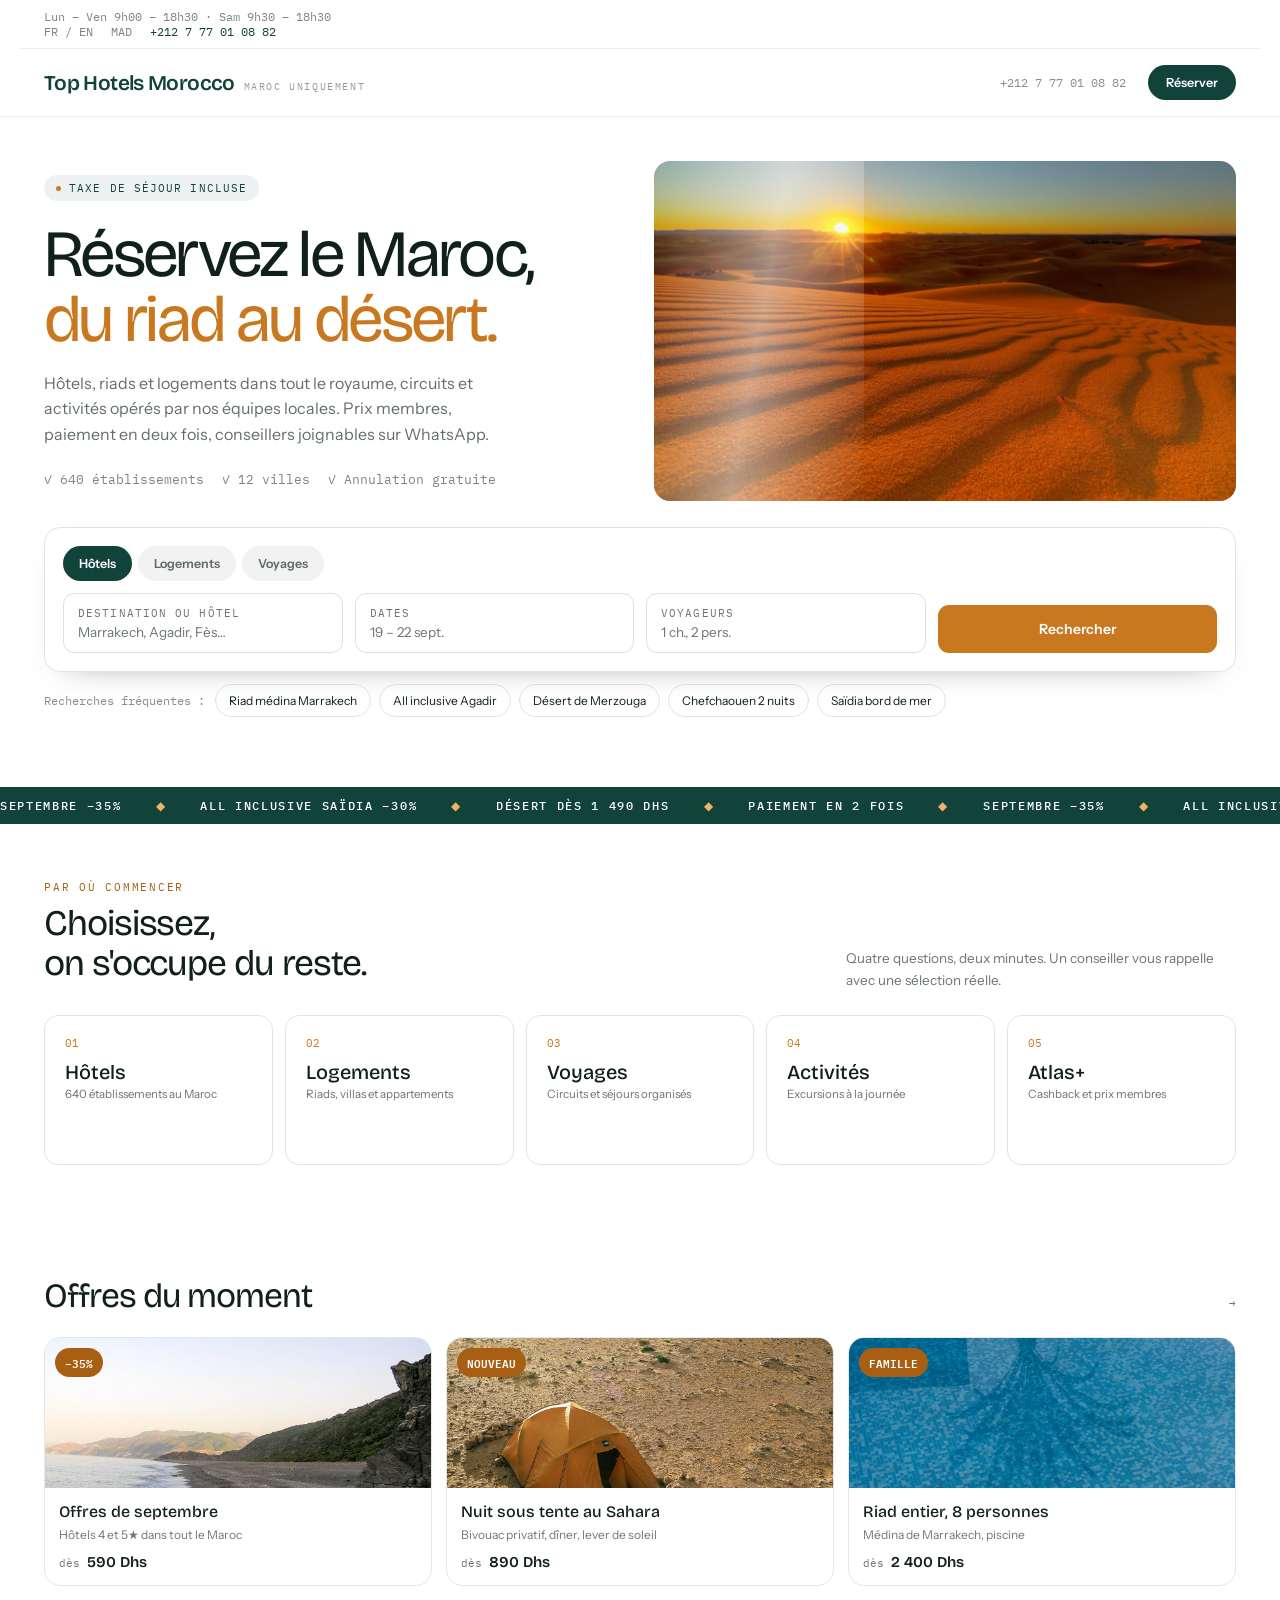
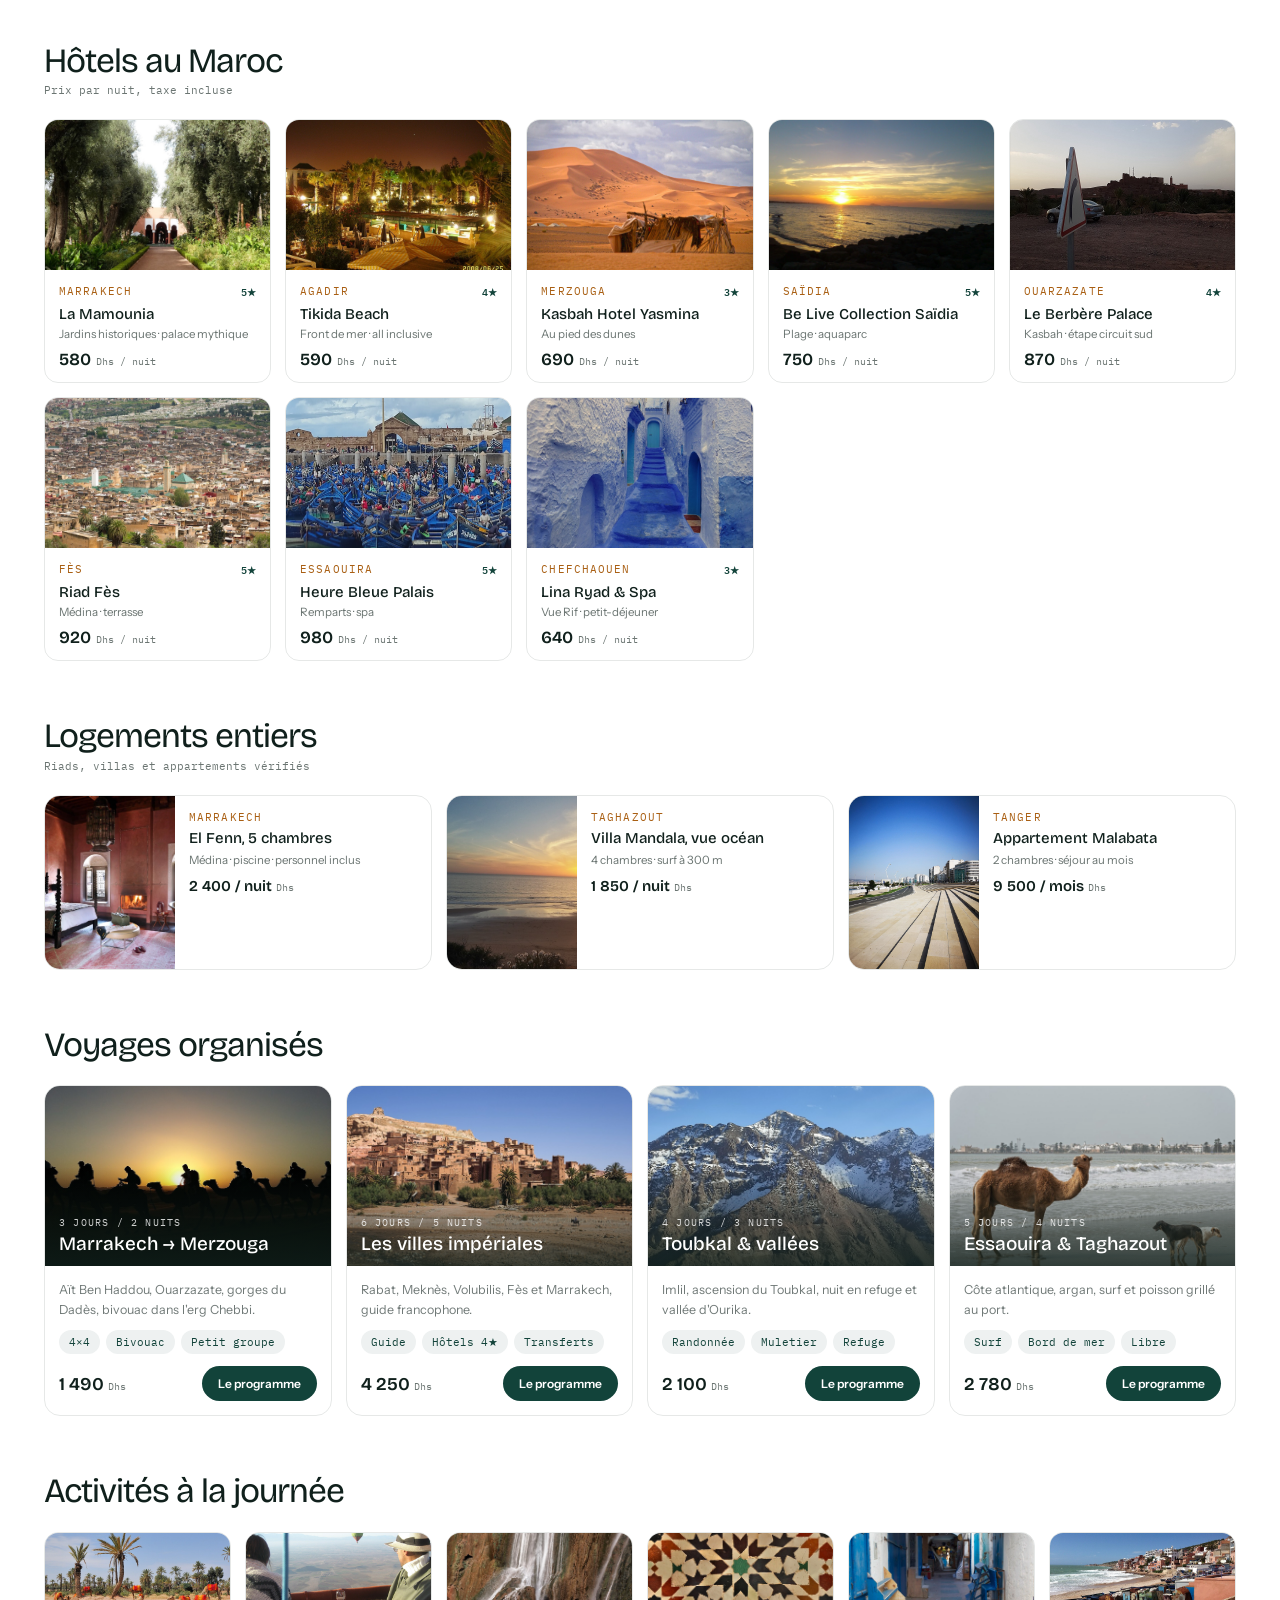
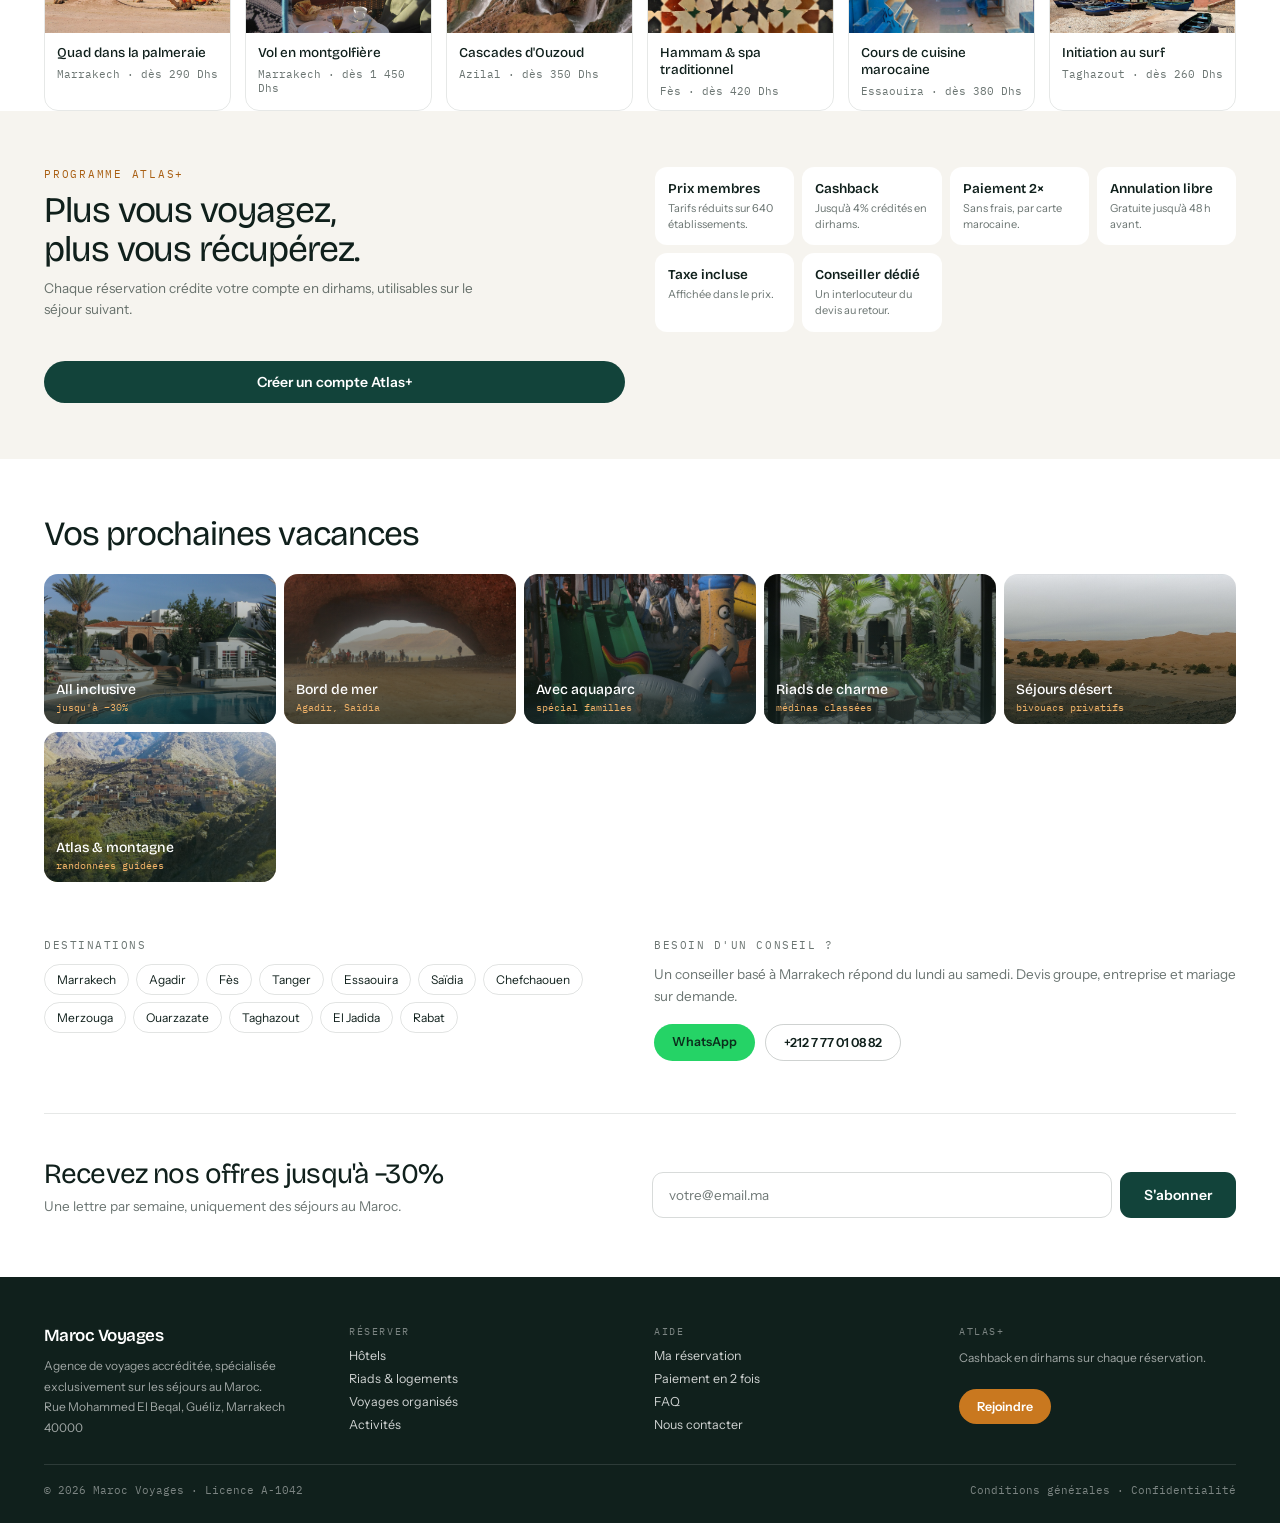
<file: index.html>
<!DOCTYPE html>
<html lang="fr">
<head>
<meta charset="utf-8">
<meta name="viewport" content="width=device-width, initial-scale=1">
<title>Top Hotels Morocco — Réservez le Maroc, du riad au désert</title>
<link rel="preconnect" href="https://fonts.googleapis.com">
<link rel="preconnect" href="https://fonts.gstatic.com" crossorigin>
<link href="https://fonts.googleapis.com/css2?family=Bricolage+Grotesque:opsz,wght@12..96,300;12..96,400;12..96,500;12..96,600;12..96,700&family=Instrument+Sans:wght@400;500;600&family=IBM+Plex+Mono:wght@400;500&display=swap" rel="stylesheet">
<link rel="stylesheet" href="./style.css">
</head>
<body>

<div class="page">

  <!-- Desktop-only utility bar -->
  <div class="topbar desktop-only">
    <span>Lun – Ven 9h00 – 18h30 · Sam 9h30 – 18h30</span>
    <div class="topbar-right"><span>FR / EN</span><span>MAD</span><span class="topbar-phone">+212 7 77 01 08 82</span></div>
  </div>

  <!-- Sticky header -->
  <header class="header">
    <div class="header-row header-row-mobile">
      <button class="icon-btn" id="navToggle" aria-label="Menu">
        <span></span><span></span><span></span>
      </button>
      <span class="brand">Top Hotels Morocco</span>
      <div class="lang-btn">FR</div>
    </div>
    <div class="header-row header-row-desktop desktop-only">
      <div class="brand-group"><span class="brand">Top Hotels Morocco</span><span class="brand-tag">MAROC UNIQUEMENT</span></div>
      <div class="header-right">
        <span class="header-phone">+212 7 77 01 08 82</span>
        <div class="btn-pill" id="reserveBtn">Réserver</div>
      </div>
    </div>
    <nav class="nav-panel" id="navPanel" hidden>
      <div class="nav-list" id="navList"></div>
      <div class="nav-phone-row">
        <span class="nav-phone">+212 7 77 01 08 82</span>
      </div>
    </nav>
  </header>

  <!-- Hero -->
  <section class="hero">
    <div class="hero-top">
      <div class="hero-text">
        <div class="badge">
          <span class="dot"></span>TAXE DE SÉJOUR INCLUSE
        </div>
        <h1 class="h1">Réservez le Maroc,<br><span class="accent">du riad au désert.</span></h1>
        <p class="lead">Hôtels, riads et logements dans tout le royaume, circuits et activités opérés par nos équipes locales. Prix membres, paiement en deux fois, conseillers joignables sur WhatsApp.</p>
        <div class="hero-checks desktop-only"><span>✓ 640 établissements</span><span>✓ 12 villes</span><span>✓ Annulation gratuite</span></div>
      </div>

      <div class="hero-media">
        <img class="ph" src="assets/photos/hero.jpg" alt="Dunes du Sahara au lever du soleil, Erg Chebbi" loading="eager">
        <div class="sheen"></div>
      </div>
    </div>

    <div class="search-card">
      <div class="tabs" id="searchTabs">
        <div class="tab" data-tab="hotel">Hôtels</div>
        <div class="tab" data-tab="stay">Logements</div>
        <div class="tab" data-tab="trip">Voyages</div>
      </div>
      <div class="search-grid">
        <div class="search-fields" id="searchFields"></div>
        <div class="btn-primary search-btn">Rechercher</div>
      </div>
    </div>

    <div class="quick-row">
      <span class="quick-label desktop-only">Recherches fréquentes :</span>
      <div class="quick-scroll" id="quickScroll"></div>
    </div>
  </section>

  <!-- Marquee -->
  <div class="marquee">
    <div class="marquee-track">
      <span>SEPTEMBRE −35%</span><span class="dia">◆</span><span>ALL INCLUSIVE SAÏDIA −30%</span><span class="dia">◆</span><span>DÉSERT DÈS 1 490 DHS</span><span class="dia">◆</span><span>PAIEMENT EN 2 FOIS</span><span class="dia">◆</span>
      <span>SEPTEMBRE −35%</span><span class="dia">◆</span><span>ALL INCLUSIVE SAÏDIA −30%</span><span class="dia">◆</span><span>DÉSERT DÈS 1 490 DHS</span><span class="dia">◆</span><span>PAIEMENT EN 2 FOIS</span><span class="dia">◆</span>
    </div>
  </div>

  <!-- Par où commencer -->
  <section class="section">
    <div class="intro-grid">
      <div>
        <div class="kicker">PAR OÙ COMMENCER</div>
        <h2 class="h2">Choisissez,<br>on s'occupe du reste.</h2>
      </div>
      <p class="body-text">Quatre questions, deux minutes. Un conseiller vous rappelle avec une sélection réelle.</p>
    </div>
    <div class="menu-list" id="menuList"></div>
  </section>

  <!-- Offres du moment -->
  <section class="section section--flush">
    <div class="section-head">
      <h2 class="h2 h2--tight">Offres du moment</h2>
      <span class="arrow-mono">→</span>
    </div>
    <div class="hscroll" id="offersScroll"></div>
  </section>

  <!-- Hôtels au Maroc -->
  <section class="section section--flush">
    <div class="section-head section-head--col">
      <h2 class="h2 h2--tight">Hôtels au Maroc</h2>
      <span class="sub-mono">Prix par nuit, taxe incluse</span>
    </div>
    <div class="hotel-list" id="hotelList"></div>
  </section>

  <!-- Logements entiers -->
  <section class="section section--flush">
    <div class="section-head section-head--col">
      <h2 class="h2 h2--tight">Logements entiers</h2>
      <span class="sub-mono">Riads, villas et appartements vérifiés</span>
    </div>
    <div class="hscroll" id="staysScroll"></div>
  </section>

  <!-- Voyages organisés -->
  <section class="section section--flush">
    <div class="section-head section-head--col">
      <h2 class="h2 h2--tight">Voyages organisés</h2>
    </div>
    <div class="trip-list" id="tripList"></div>
  </section>

  <!-- Activités à la journée -->
  <section class="section section--flush">
    <div class="section-head section-head--col">
      <h2 class="h2 h2--tight">Activités à la journée</h2>
    </div>
    <div class="hscroll hscroll--tight" id="actsScroll"></div>
  </section>

  <!-- Atlas+ -->
  <section class="atlas">
    <div class="atlas-inner">
      <div class="atlas-grid">
        <div class="atlas-text">
          <div class="kicker">PROGRAMME ATLAS+</div>
          <h2 class="h2">Plus vous voyagez,<br>plus vous récupérez.</h2>
          <p class="body-text">Chaque réservation crédite votre compte en dirhams, utilisables sur le séjour suivant.</p>
        </div>
        <div class="perks-grid" id="perksGrid"></div>
        <div class="btn-primary" id="atlasCta">Créer un compte Atlas+</div>
      </div>
    </div>
  </section>

  <!-- Vos prochaines vacances -->
  <section class="section section--flush">
    <div class="section-head section-head--col">
      <h2 class="h2 h2--tight">Vos prochaines vacances</h2>
    </div>
    <div class="theme-grid" id="themeGrid"></div>
  </section>

  <!-- Destinations + Conseil + Newsletter -->
  <section class="section">
    <div class="dest-advice-grid">
      <div>
        <div class="kicker kicker--muted">DESTINATIONS</div>
        <div class="dest-pills" id="destPills"></div>
      </div>
      <div class="desktop-only">
        <div class="kicker kicker--muted">BESOIN D'UN CONSEIL ?</div>
        <p class="body-text">Un conseiller basé à Marrakech répond du lundi au samedi. Devis groupe, entreprise et mariage sur demande.</p>
        <div class="advice-actions">
          <span class="btn-pill btn-pill--wa" id="adviceWa">WhatsApp</span>
          <span class="btn-pill btn-pill--outline">+212 7 77 01 08 82</span>
        </div>
      </div>
    </div>
    <div class="newsletter-grid">
      <div>
        <h2 class="h2 h2--news">Recevez nos offres jusqu'à −30%</h2>
        <p class="body-text body-text--tight">Une lettre par semaine, uniquement des séjours au Maroc.</p>
      </div>
      <div class="newsletter">
        <div class="input-fake">votre@email.ma</div>
        <div class="btn-primary">S'abonner</div>
      </div>
    </div>
  </section>

  <!-- Footer -->
  <footer class="footer">
    <div class="footer-inner">
      <div class="footer-grid">
        <div class="footer-brand-col">
          <div class="footer-brand">Maroc Voyages</div>
          <p class="footer-desc">Agence de voyages accréditée, spécialisée exclusivement sur les séjours au Maroc.<br>Rue Mohammed El Beqal, Guéliz, Marrakech 40000</p>
        </div>
        <div class="footer-cols">
          <div>
            <div class="footer-label">RÉSERVER</div>
            <div class="footer-links">
              <span>Hôtels</span><span>Riads &amp; logements</span><span>Voyages organisés</span><span>Activités</span>
            </div>
          </div>
          <div>
            <div class="footer-label">AIDE</div>
            <div class="footer-links">
              <span>Ma réservation</span><span>Paiement en 2 fois</span><span>FAQ</span><span>Nous contacter</span>
            </div>
          </div>
          <div class="footer-atlas desktop-only">
            <div class="footer-label">ATLAS+</div>
            <p class="footer-desc">Cashback en dirhams sur chaque réservation.</p>
            <span class="btn-pill btn-pill--accent" id="footerJoin">Rejoindre</span>
          </div>
        </div>
      </div>
      <div class="footer-bottom">
        <span>© 2026 Maroc Voyages · Licence A-1042</span>
        <span class="desktop-only">Conditions générales · Confidentialité</span>
      </div>
    </div>
  </footer>

  <!-- Fixed bottom bar (mobile only) -->
  <div class="bottom-bar-wrap">
    <div class="bottom-bar">
      <div class="btn-primary bottom-cta" id="bottomCta">Composer mon séjour</div>
      <div class="wa-btn" id="waBtn">WA</div>
    </div>
  </div>

  <!-- Quiz sheet -->
  <div class="sheet-overlay" id="sheetOverlay" hidden>
    <div class="sheet">
      <div class="sheet-top">
        <div class="sheet-handle-row"><span class="sheet-handle"></span></div>
        <div class="progress-track"><div class="progress-fill" id="progressFill"></div></div>
        <div class="sheet-header">
          <div>
            <div class="sheet-kicker" id="quizKicker"></div>
            <div class="sheet-steplabel" id="stepLabel"></div>
          </div>
          <button class="sheet-close" id="sheetClose" aria-label="Fermer">×</button>
        </div>
      </div>
      <div class="sheet-body" id="sheetBody"></div>
      <div class="sheet-footer">
        <div class="sheet-back" id="sheetBack"></div>
        <div class="sheet-counter" id="sheetCounter"></div>
      </div>
    </div>
  </div>

</div>

<script src="./app.js"></script>
</body>
</html>
</file>
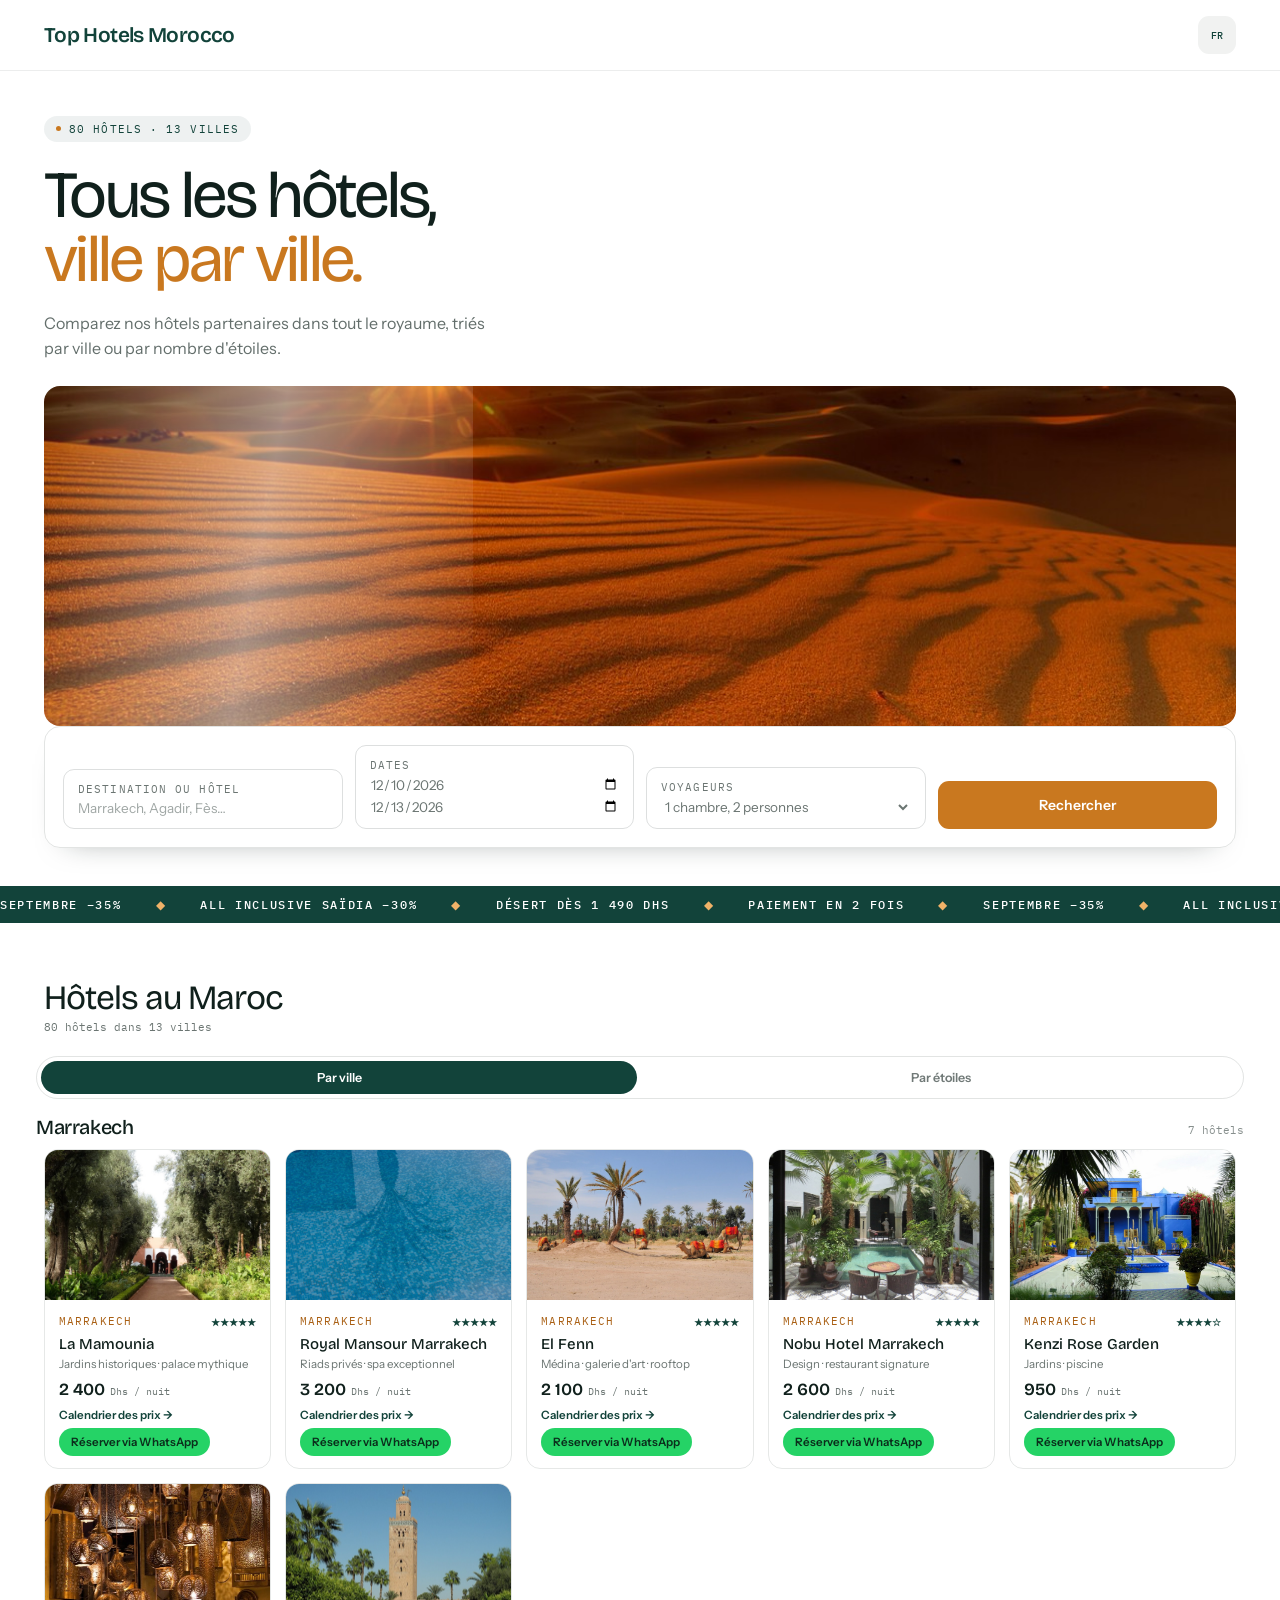
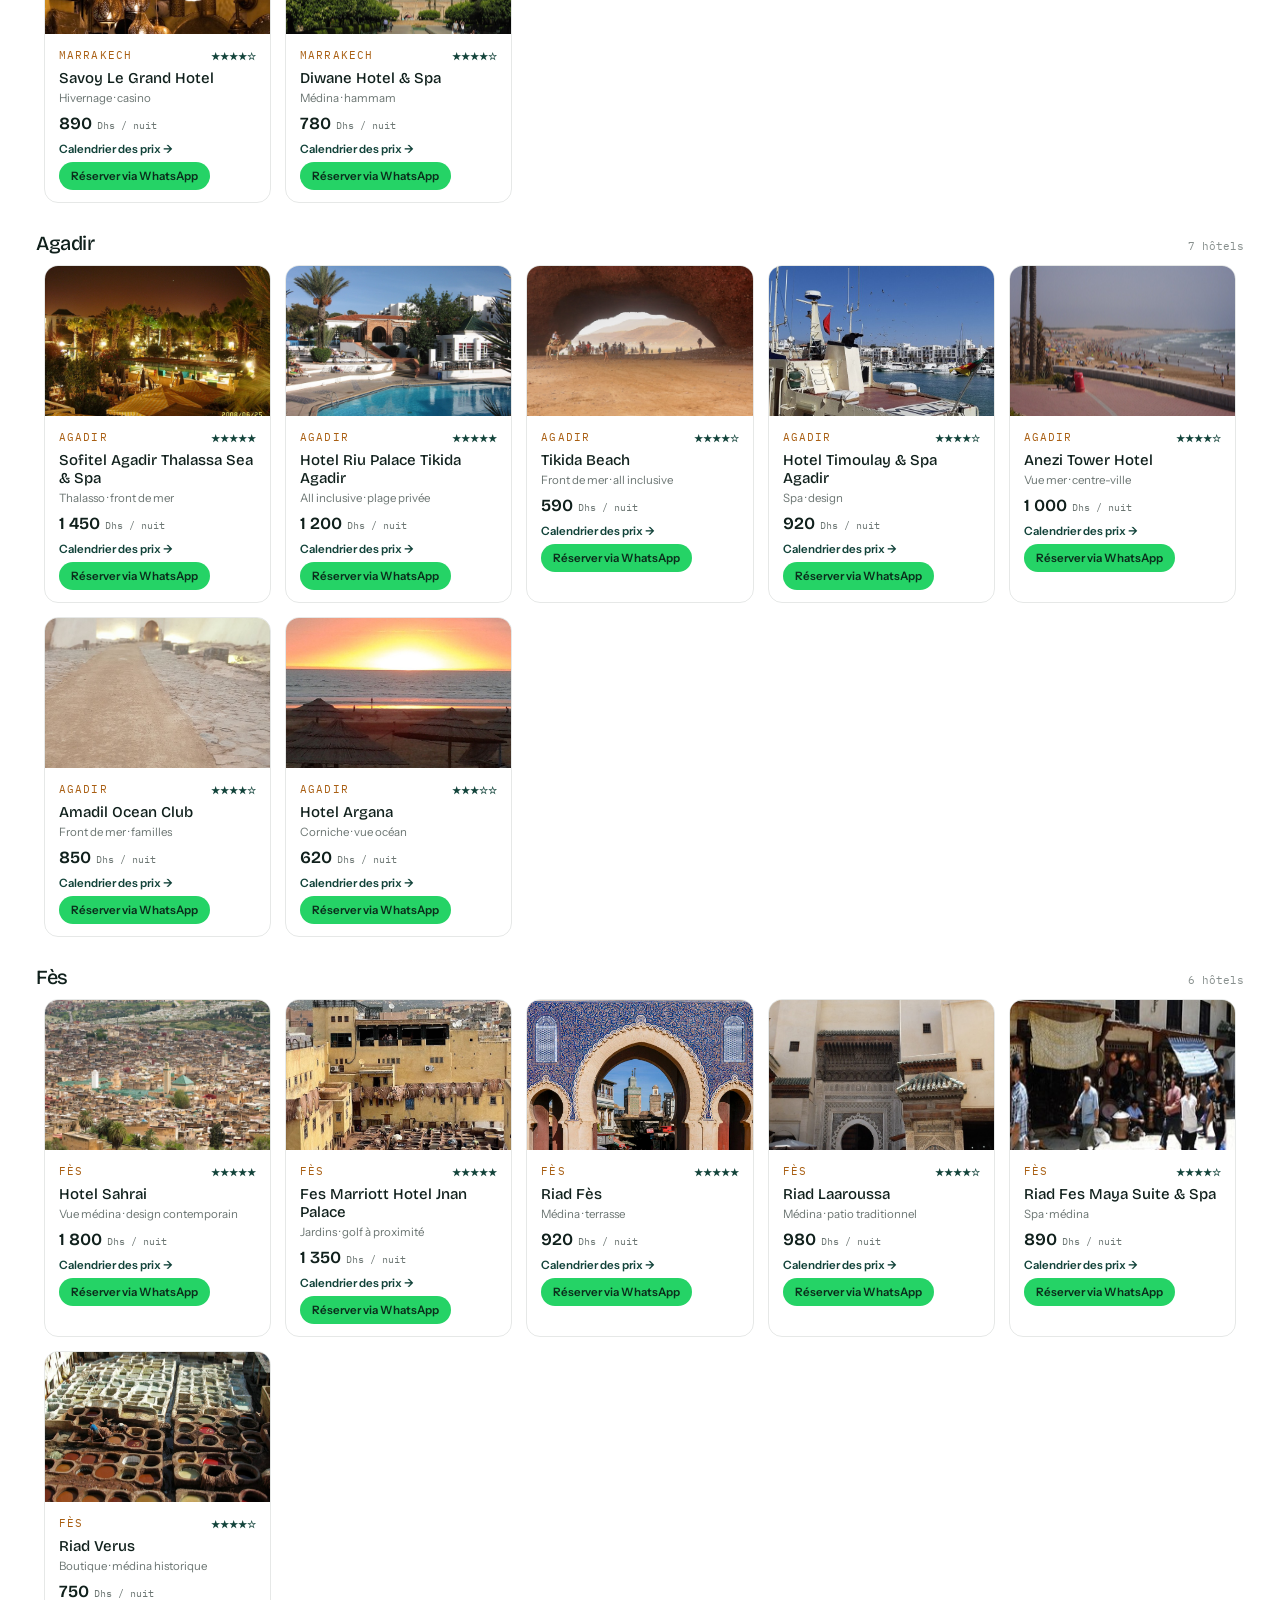
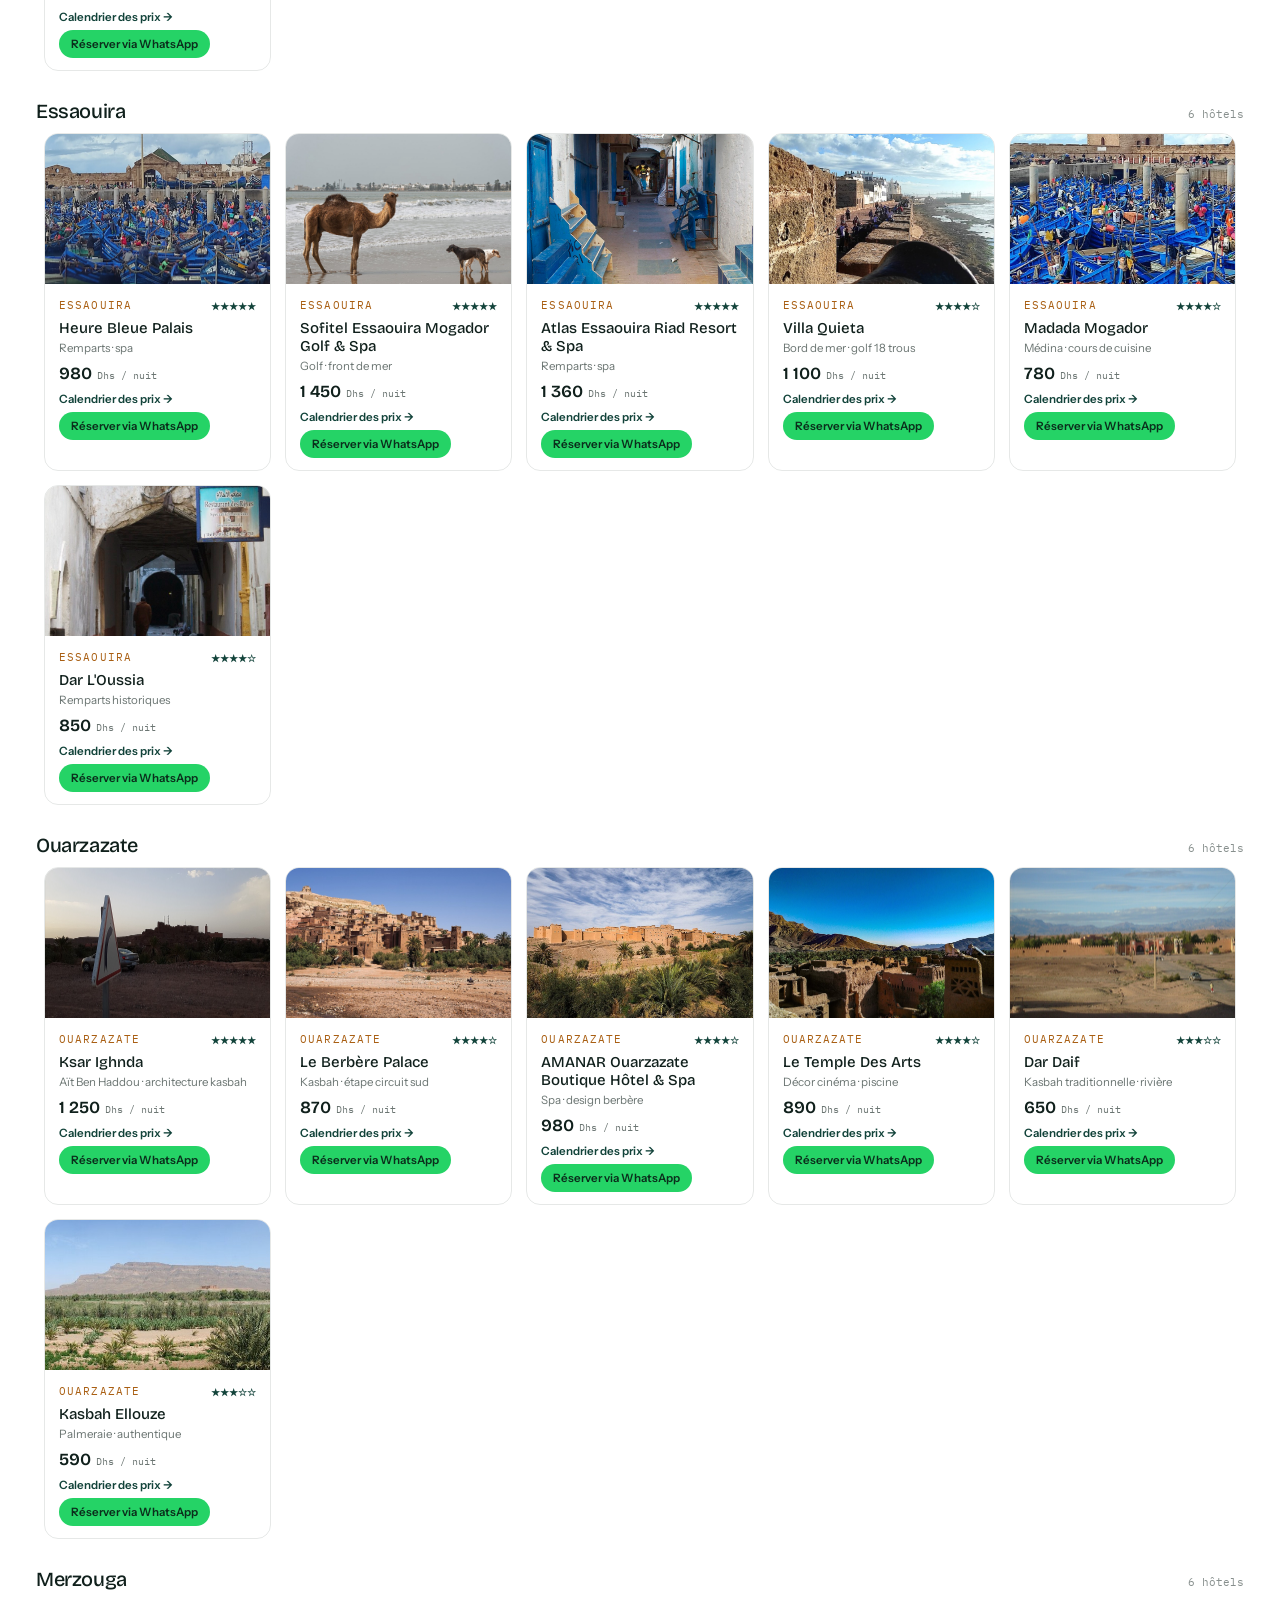
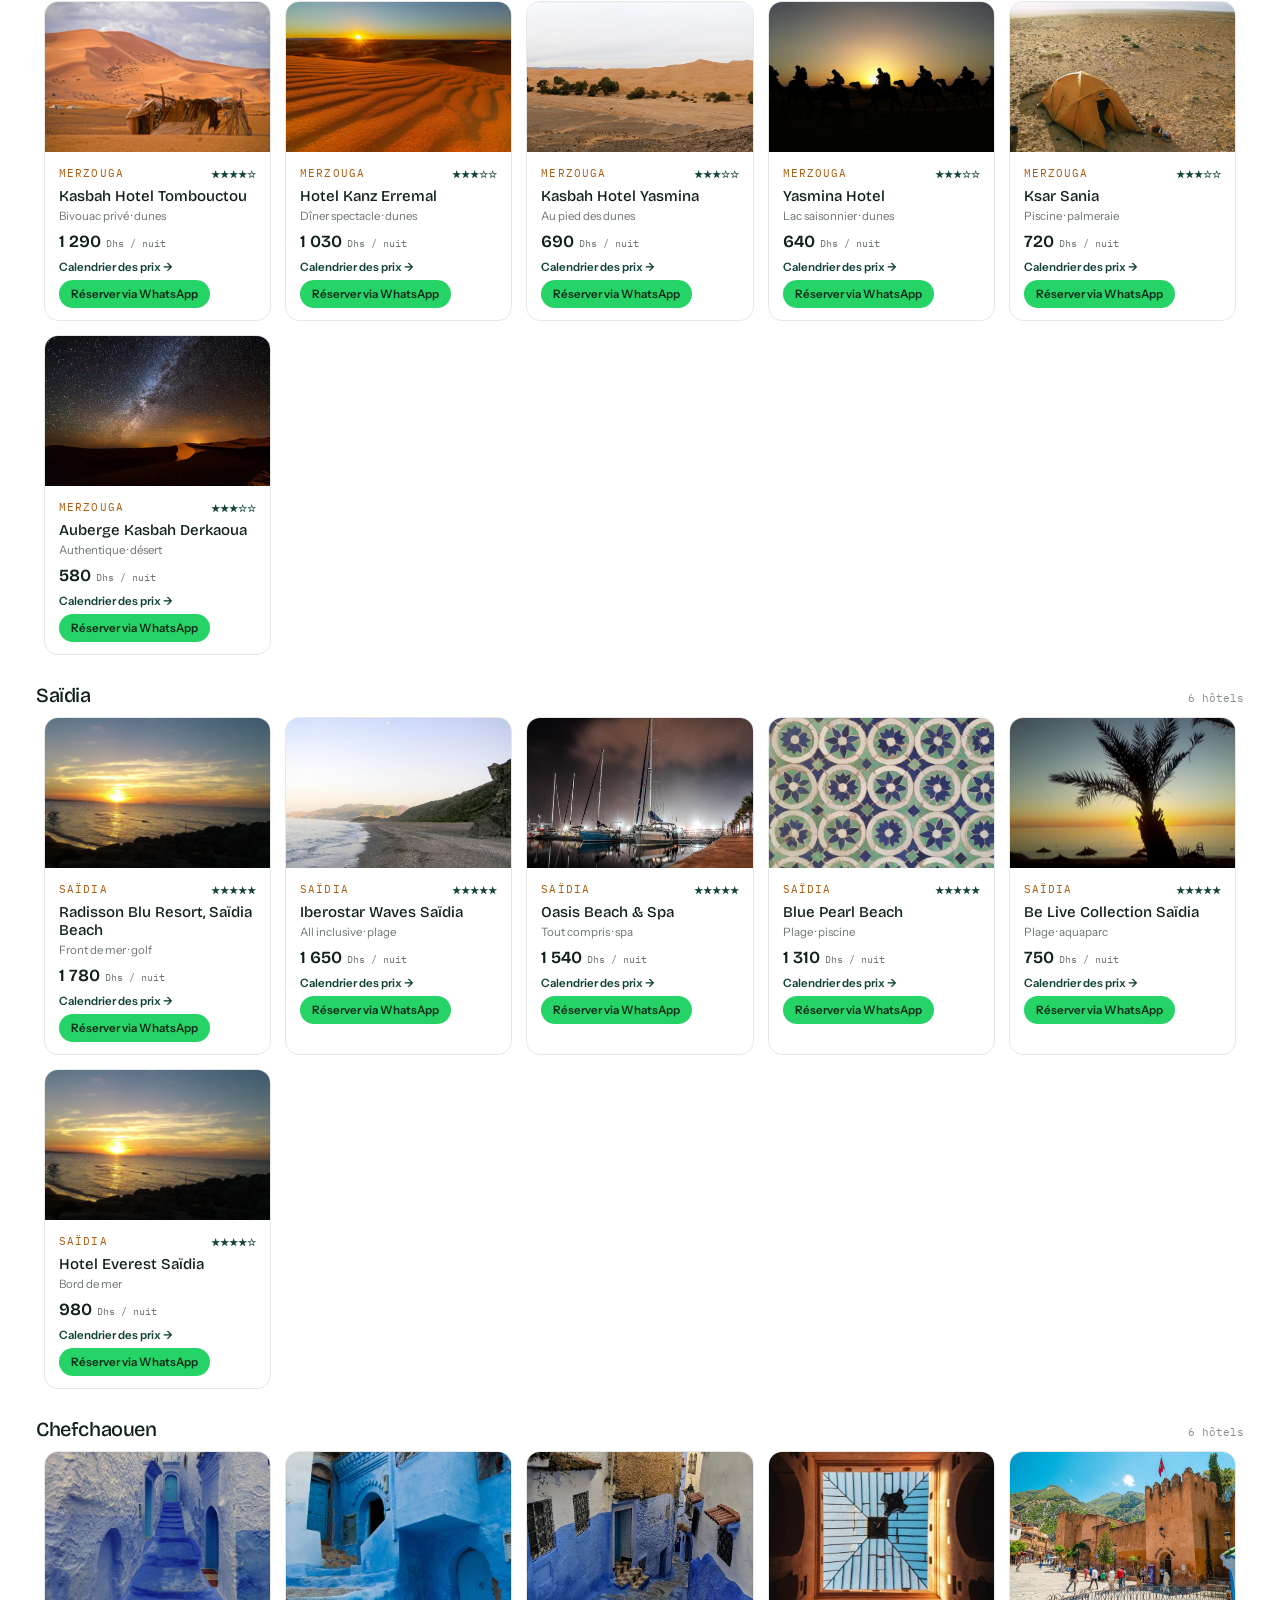
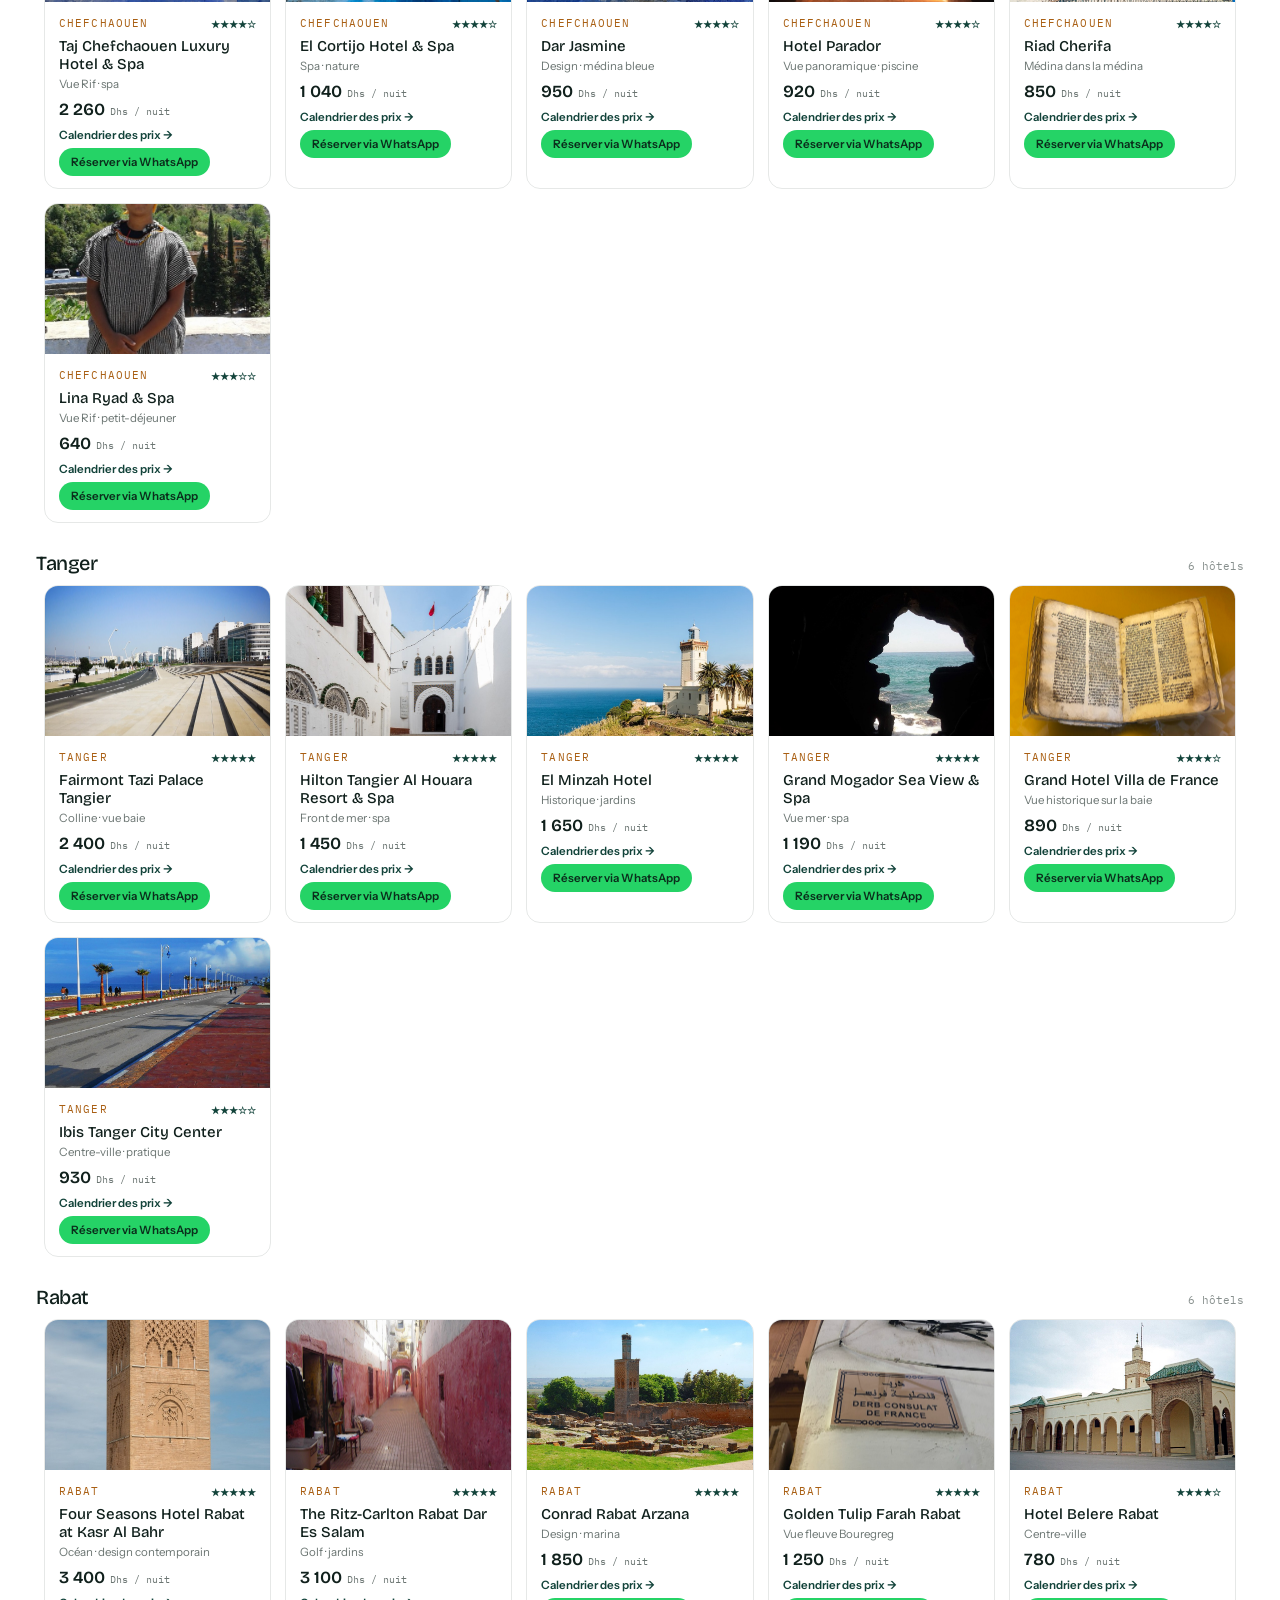
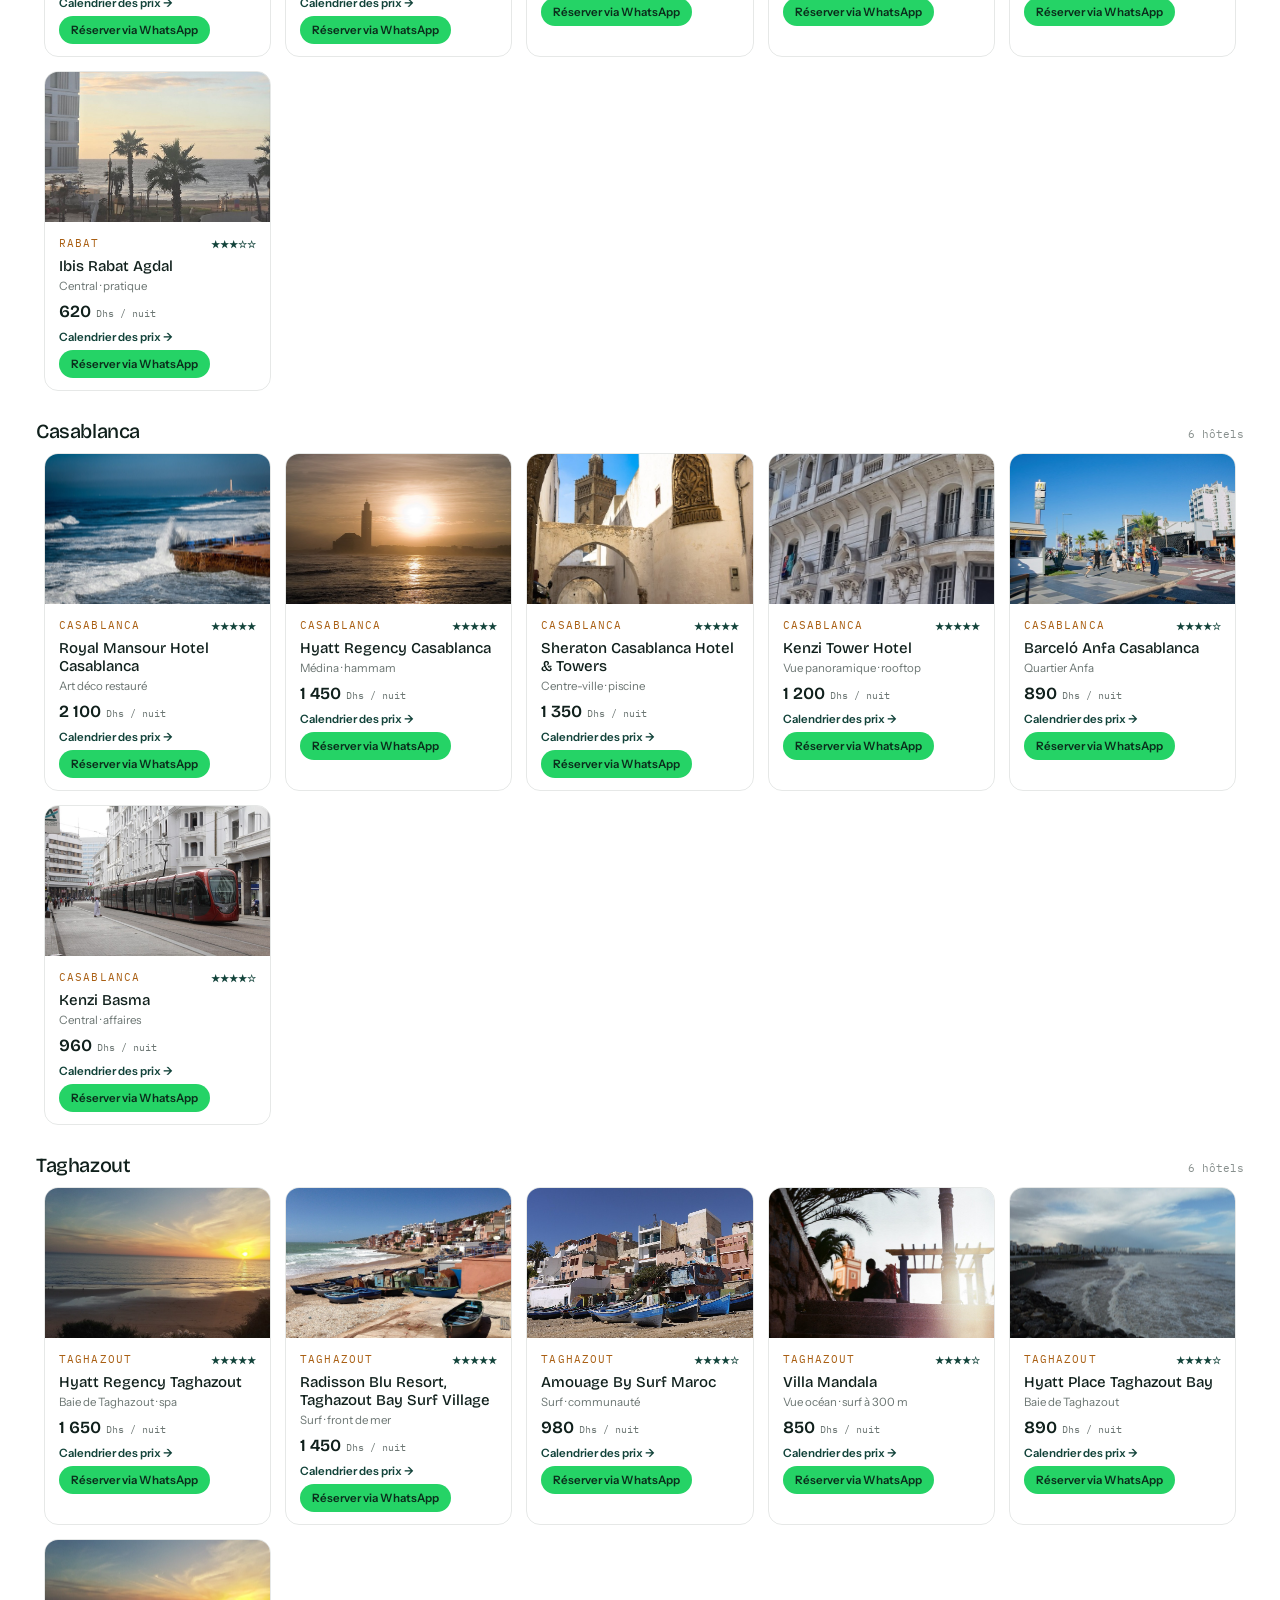
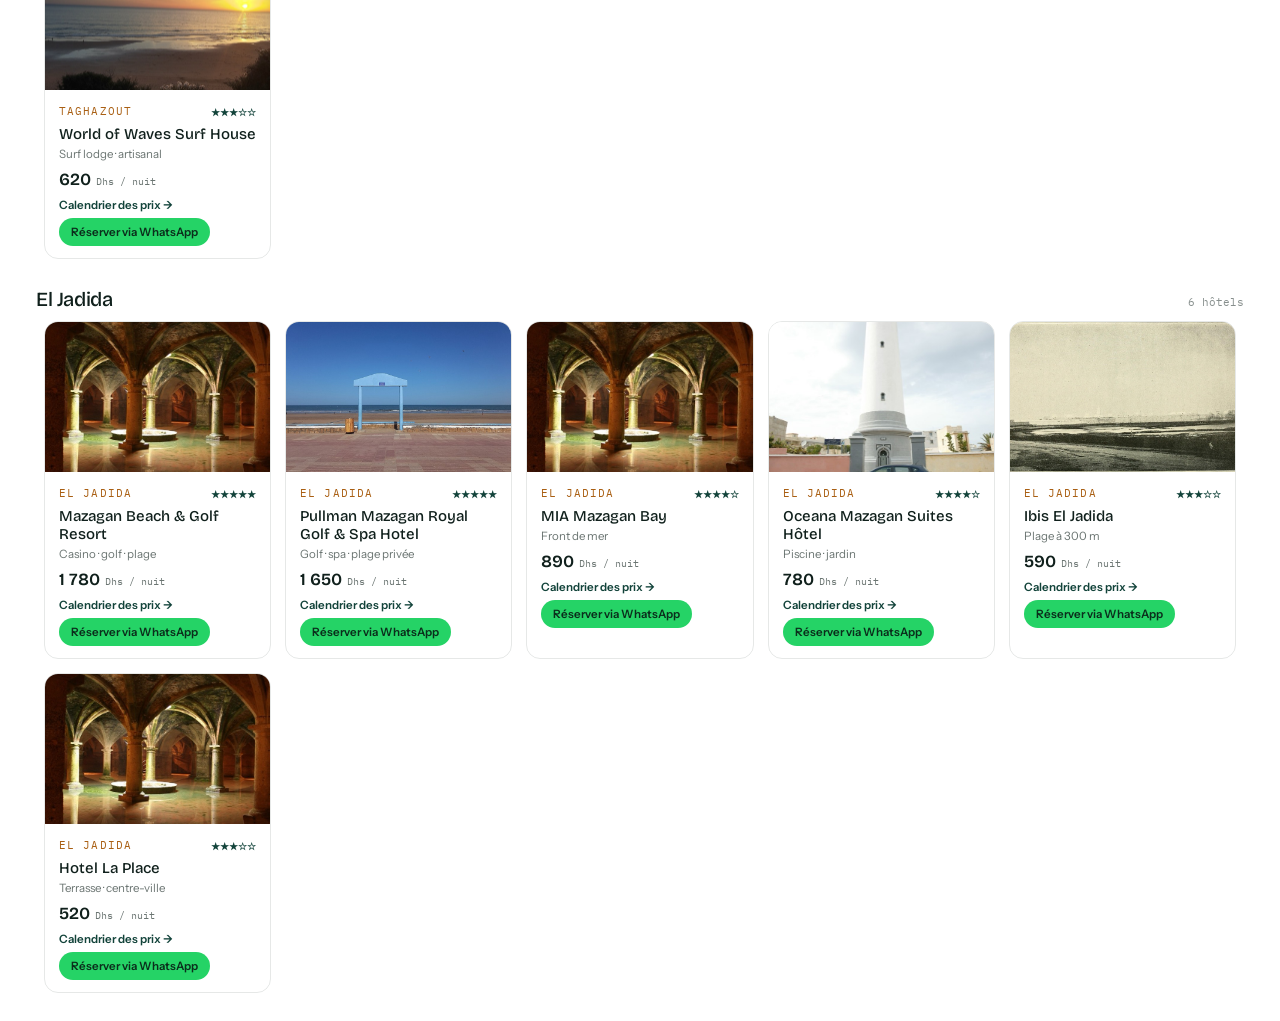
<file: hotels.html>
<!DOCTYPE html>
<html lang="fr">
<head>
<meta charset="utf-8">
<meta name="viewport" content="width=device-width, initial-scale=1">
<title>Tous les hôtels — Top Hotels Morocco</title>
<link rel="preconnect" href="https://fonts.googleapis.com">
<link rel="preconnect" href="https://fonts.gstatic.com" crossorigin>
<link href="https://fonts.googleapis.com/css2?family=Bricolage+Grotesque:opsz,wght@12..96,300;12..96,400;12..96,500;12..96,600&family=Instrument+Sans:wght@400;500;600&family=IBM+Plex+Mono:wght@400;500&display=swap" rel="stylesheet">
<link rel="stylesheet" href="./style.css">
</head>
<body>

<div class="page hotels-page">

  <!-- Sticky header -->
  <header class="header">
    <div class="header-row">
      <span class="brand">Top Hotels Morocco</span>
      <div class="lang-btn">FR</div>
    </div>
  </header>

  <!-- Hero -->
  <section class="hero">
    <div class="badge">
      <span class="dot"></span>80 HÔTELS · 13 VILLES
    </div>
    <h1 class="h1">Tous les hôtels,<br><span class="accent">ville par ville.</span></h1>
    <p class="lead">Comparez nos hôtels partenaires dans tout le royaume, triés par ville ou par nombre d'étoiles.</p>

    <div class="hero-media">
      <img class="ph" src="assets/photos/hero.jpg" alt="Dunes du Sahara au lever du soleil, Erg Chebbi" loading="eager">
      <div class="sheen"></div>
    </div>

    <div class="search-card">
      <div class="search-grid">
        <div class="search-fields">
          <div class="field">
            <div class="label">DESTINATION OU HÔTEL</div>
            <input class="value search-input" id="searchInput" type="text" placeholder="Marrakech, Agadir, Fès…" autocomplete="off">
          </div>
          <div class="field">
            <div class="label">DATES</div>
            <div class="date-range">
              <input class="value date-input" id="dateIn" type="date" aria-label="Date d'arrivée">
              <input class="value date-input" id="dateOut" type="date" aria-label="Date de départ">
            </div>
          </div>
          <div class="field">
            <div class="label">VOYAGEURS</div>
            <select class="value search-select" id="travelersSelect">
              <option value="1-1">1 chambre, 1 personne</option>
              <option value="1-2" selected>1 chambre, 2 personnes</option>
              <option value="1-3">1 chambre, 3 personnes</option>
              <option value="1-4">1 chambre, 4 personnes</option>
              <option value="2-4">2 chambres, 4 personnes</option>
              <option value="2-6">2 chambres, 6 personnes</option>
              <option value="3-6">3 chambres, 6 personnes</option>
            </select>
          </div>
        </div>
        <div class="btn-primary search-btn" id="searchBtn">Rechercher</div>
      </div>
    </div>
  </section>

  <!-- Marquee -->
  <div class="marquee">
    <div class="marquee-track">
      <span>SEPTEMBRE −35%</span><span class="dia">◆</span><span>ALL INCLUSIVE SAÏDIA −30%</span><span class="dia">◆</span><span>DÉSERT DÈS 1 490 DHS</span><span class="dia">◆</span><span>PAIEMENT EN 2 FOIS</span><span class="dia">◆</span>
      <span>SEPTEMBRE −35%</span><span class="dia">◆</span><span>ALL INCLUSIVE SAÏDIA −30%</span><span class="dia">◆</span><span>DÉSERT DÈS 1 490 DHS</span><span class="dia">◆</span><span>PAIEMENT EN 2 FOIS</span><span class="dia">◆</span>
    </div>
  </div>

  <!-- Hotels -->
  <section class="section section--flush">
    <div class="section-head section-head--col">
      <h2 class="h2 h2--tight">Hôtels au Maroc</h2>
      <span class="sub-mono" id="hotelsCount"></span>
    </div>

    <div class="sort-row">
      <div class="sort-toggle" id="sortToggle">
        <div class="sort-btn active" data-sort="city">Par ville</div>
        <div class="sort-btn" data-sort="stars">Par étoiles</div>
      </div>
    </div>

    <div id="hotelsContainer"></div>
  </section>

  <!-- Price calendar modal -->
  <div class="cal-overlay" id="calOverlay" hidden>
    <div class="cal-modal">
      <div class="cal-modal-top">
        <div class="cal-handle-row"><span class="cal-handle"></span></div>
        <div class="cal-header">
          <div>
            <div class="cal-hotel-name" id="calHotelName"></div>
            <div class="cal-hotel-sub" id="calHotelSub"></div>
          </div>
          <button class="sheet-close" id="calClose" aria-label="Fermer">×</button>
        </div>
        <div class="cal-legend">
          <span><i class="cal-dot low"></i>Bas</span>
          <span><i class="cal-dot mid"></i>Normal</span>
          <span><i class="cal-dot high"></i>Haut</span>
        </div>
        <div class="cal-hint">Touchez une date pour réserver via WhatsApp</div>
      </div>
      <div class="cal-body" id="calBody"></div>
    </div>
  </div>

</div>

<script src="./hotels.js"></script>
</body>
</html>
</file>
<file: style.css>
:root {
  --ink: #10201c;
  --green: #12433a;
  --orange: #c9781f;
  --orange-deep: #a95f13;
  --orange-light: #f0b268;
  --whatsapp: #25d366;
  --whatsapp-ink: #0b2e1c;
  --sand: #f6f4ef;
  --footer-bg: #10201c;
}

* { box-sizing: border-box; }

body {
  margin: 0;
  background: #fff;
  font-family: 'Instrument Sans', system-ui, sans-serif;
  color: var(--ink);
  -webkit-font-smoothing: antialiased;
}

::-webkit-scrollbar { display: none; }

a { color: var(--green); text-decoration: none; }
a:hover { color: var(--orange); }

@keyframes mqx { from { transform: translateX(0); } to { transform: translateX(-50%); } }
@keyframes sheen {
  0% { transform: translateX(-130%) skewX(-16deg); opacity: 0; }
  20% { opacity: .8; }
  55%, 100% { transform: translateX(150%) skewX(-16deg); opacity: 0; }
}
@keyframes pulsedot { 0%, 100% { opacity: .25; } 50% { opacity: 1; } }
@keyframes sheetup { from { transform: translateY(100%); } to { transform: translateY(0); } }

.page {
  max-width: 430px;
  margin: 0 auto;
  min-height: 100vh;
  position: relative;
  padding-bottom: 76px;
  overflow-x: hidden;
}

/* ---------- photo tiles ---------- */
.ph {
  width: 100%;
  height: 100%;
  object-fit: cover;
  display: block;
  background: #e4dbc7;
}

/* ---------- header ---------- */
.header {
  position: sticky;
  top: 0;
  z-index: 30;
  background: rgba(255, 255, 255, .95);
  backdrop-filter: blur(14px);
  border-bottom: 1px solid rgba(16, 32, 28, .08);
}
.header-row {
  display: flex;
  align-items: center;
  justify-content: space-between;
  padding: 12px 16px;
}
.icon-btn {
  width: 38px;
  height: 38px;
  border-radius: 11px;
  background: rgba(16, 32, 28, .06);
  border: 0;
  display: flex;
  flex-direction: column;
  gap: 4px;
  align-items: center;
  justify-content: center;
  cursor: pointer;
  padding: 0;
}
.icon-btn span {
  width: 16px;
  height: 1.5px;
  background: var(--ink);
  display: block;
}
.brand {
  font: 600 17px 'Bricolage Grotesque', sans-serif;
  letter-spacing: -.03em;
  color: var(--green);
}
.lang-btn {
  width: 38px;
  height: 38px;
  border-radius: 11px;
  background: rgba(16, 32, 28, .06);
  display: flex;
  align-items: center;
  justify-content: center;
  font: 500 10px 'IBM Plex Mono', monospace;
  color: var(--green);
}
.nav-panel {
  padding: 4px 16px 16px;
  display: flex;
  flex-direction: column;
  gap: 2px;
  border-top: 1px solid rgba(16, 32, 28, .07);
}
.nav-panel[hidden] { display: none; }
.nav-item {
  display: flex;
  justify-content: space-between;
  align-items: center;
  padding: 14px 0;
  border-bottom: 1px solid rgba(16, 32, 28, .07);
  cursor: pointer;
}
.nav-item span.label { font: 500 16px 'Bricolage Grotesque', sans-serif; }
.nav-item span.n { font: 400 11px 'IBM Plex Mono', monospace; color: var(--orange); }
.nav-phone-row { display: flex; gap: 8px; padding-top: 14px; }
.nav-phone {
  flex: 1;
  text-align: center;
  padding: 13px;
  border-radius: 12px;
  background: var(--green);
  color: #fff;
  font: 600 13px 'Instrument Sans', sans-serif;
}

/* ---------- hero ---------- */
.hero { padding: 22px 16px 18px; }
.badge {
  display: inline-flex;
  align-items: center;
  gap: 8px;
  padding: 6px 12px;
  border-radius: 999px;
  background: rgba(18, 67, 58, .07);
  font: 400 11px 'IBM Plex Mono', monospace;
  letter-spacing: .1em;
  color: var(--green);
  margin-bottom: 16px;
}
.badge .dot {
  width: 5px;
  height: 5px;
  border-radius: 50%;
  background: var(--orange);
  animation: pulsedot 2.4s ease-in-out infinite;
}
.h1 {
  font: 400 38px/1.0 'Bricolage Grotesque', sans-serif;
  letter-spacing: -.04em;
  margin: 0 0 12px;
}
.h1 .accent { color: var(--orange); }
.lead {
  font: 400 14.5px/1.6 'Instrument Sans', sans-serif;
  color: rgba(16, 32, 28, .65);
  margin: 0 0 16px;
}
.hero-media {
  height: 200px;
  border-radius: 16px;
  overflow: hidden;
  position: relative;
  margin-bottom: 16px;
}
.sheen {
  position: absolute;
  inset: 0;
  overflow: hidden;
  pointer-events: none;
  border-radius: 16px;
}
.sheen::before {
  content: '';
  position: absolute;
  top: 0;
  bottom: 0;
  width: 36%;
  background: linear-gradient(100deg, transparent, rgba(255, 255, 255, .5), transparent);
  animation: sheen 9s ease-in-out infinite;
}

.search-card {
  border: 1px solid rgba(16, 32, 28, .12);
  border-radius: 16px;
  padding: 14px;
  box-shadow: 0 14px 30px -24px rgba(16, 32, 28, .5);
}
.tabs {
  display: flex;
  gap: 6px;
  margin-bottom: 12px;
  overflow-x: auto;
}
.tab {
  flex: none;
  padding: 10px 16px;
  border-radius: 999px;
  cursor: pointer;
  white-space: nowrap;
  font: 600 12.5px 'Instrument Sans', sans-serif;
  background: rgba(16, 32, 28, .06);
  color: rgba(16, 32, 28, .65);
}
.tab.active { background: var(--green); color: #fff; }
.search-grid { display: block; }
.search-fields {
  display: grid;
  grid-template-columns: 1fr 1fr;
  gap: 8px;
  margin-bottom: 12px;
}
.search-fields .field:first-child { grid-column: 1 / -1; }
.field {
  padding: 12px 14px;
  border: 1px solid rgba(16, 32, 28, .14);
  border-radius: 11px;
}
.field .label {
  font: 400 11px 'IBM Plex Mono', monospace;
  letter-spacing: .1em;
  color: rgba(16, 32, 28, .62);
  margin-bottom: 4px;
}
.field .value {
  font: 400 13.5px 'Instrument Sans', sans-serif;
  color: rgba(16, 32, 28, .62);
  min-width: 0;
}
.search-fields .field:not(:first-child) .value { font-size: 12.5px; }
.btn-primary {
  padding: 15px;
  border-radius: 11px;
  background: var(--green);
  color: #fff;
  font: 600 14px 'Instrument Sans', sans-serif;
  text-align: center;
  cursor: pointer;
}
.search-btn { background: var(--orange); }

.quick-row { display: block; }
.quick-label { display: none; }
.quick-scroll {
  display: flex;
  gap: 8px;
  overflow-x: auto;
  padding: 14px 0 0;
}
.quick-chip {
  flex: none;
  padding: 8px 13px;
  border: 1px solid rgba(16, 32, 28, .12);
  border-radius: 999px;
  font: 400 12px 'Instrument Sans', sans-serif;
  white-space: nowrap;
}

/* ---------- marquee ---------- */
.marquee { overflow: hidden; background: var(--green); padding: 11px 0; }
.marquee-track {
  display: flex;
  width: 200%;
  animation: mqx 22s linear infinite;
  font: 500 11px 'IBM Plex Mono', monospace;
  letter-spacing: .12em;
  color: #fff;
  white-space: nowrap;
  align-items: center;
}
.marquee-track span { padding-right: 26px; }
.marquee-track span.dia { color: var(--orange-light); }

/* ---------- generic sections ---------- */
.section { padding: 28px 16px 8px; }
.section--flush { padding: 28px 0 8px; }
.kicker {
  font: 400 11px 'IBM Plex Mono', monospace;
  letter-spacing: .16em;
  color: var(--orange-deep);
  margin-bottom: 10px;
}
.kicker--muted { color: rgba(16, 32, 28, .62); letter-spacing: .14em; margin-bottom: 12px; }
.h2 {
  font: 400 28px/1.1 'Bricolage Grotesque', sans-serif;
  letter-spacing: -.03em;
  margin: 0 0 8px;
}
.h2--tight { font-size: 26px; margin: 0; }
.h2--news { font-size: 24px; line-height: 1.15; margin: 0 0 6px; }
.body-text {
  font: 400 13.5px/1.6 'Instrument Sans', sans-serif;
  color: rgba(16, 32, 28, .62);
  margin: 0 0 16px;
}
.section-head {
  display: flex;
  justify-content: space-between;
  align-items: baseline;
  padding: 0 16px 14px;
}
.section-head--col { flex-direction: column; align-items: flex-start; }
.arrow-mono { font: 400 11px 'IBM Plex Mono', monospace; color: rgba(16, 32, 28, .62); }
.sub-mono { font: 400 11px 'IBM Plex Mono', monospace; color: rgba(16, 32, 28, .62); margin-top: 4px; }

/* ---------- menu list (par où commencer) ---------- */
.menu-list { display: flex; flex-direction: column; gap: 8px; }
.menu-item {
  display: flex;
  align-items: center;
  gap: 14px;
  padding: 16px;
  border: 1px solid rgba(16, 32, 28, .12);
  border-radius: 14px;
  cursor: pointer;
  transition: background .15s;
}
.menu-item:active { background: var(--sand); }
.menu-item .n { font: 400 11px 'IBM Plex Mono', monospace; color: var(--orange); }
.menu-item .info { flex: 1; min-width: 0; }
.menu-item .title { font: 500 17px 'Bricolage Grotesque', sans-serif; margin-bottom: 3px; }
.menu-item .sub { font: 400 11.5px 'Instrument Sans', sans-serif; color: rgba(16, 32, 28, .62); }
.menu-item .arrow { font: 400 15px 'Instrument Sans', sans-serif; color: var(--green); }
.menu-item .arrow.arrow-desktop { display: none; }

/* ---------- horizontal scrollers ---------- */
.hscroll {
  display: flex;
  gap: 12px;
  overflow-x: auto;
  padding: 0 16px 4px;
  scroll-snap-type: x mandatory;
}
.hscroll--tight { gap: 10px; }

.offer-card {
  flex: none;
  width: 250px;
  scroll-snap-align: start;
  border: 1px solid rgba(16, 32, 28, .1);
  border-radius: 16px;
  overflow: hidden;
}
.offer-card .media { height: 150px; position: relative; }
.offer-badge {
  position: absolute;
  top: 10px;
  left: 10px;
  padding: 5px 10px;
  border-radius: 999px;
  background: var(--orange-deep);
  color: #fff;
  font: 600 11px 'IBM Plex Mono', monospace;
}
.offer-card .body { padding: 14px; }
.offer-card .title { font: 500 16px 'Bricolage Grotesque', sans-serif; margin-bottom: 5px; }
.offer-card .sub { font: 400 12px/1.45 'Instrument Sans', sans-serif; color: rgba(16, 32, 28, .6); margin-bottom: 10px; }
.offer-card .price-row { font: 400 11px 'IBM Plex Mono', monospace; color: rgba(16, 32, 28, .62); }
.offer-card .price { font: 600 15px 'Bricolage Grotesque', sans-serif; color: var(--ink); }

/* ---------- hotel list ---------- */
.hotel-list { display: flex; flex-direction: column; gap: 10px; padding: 0 16px; }
.hotel-card {
  display: grid;
  grid-template-columns: 108px minmax(0, 1fr);
  border: 1px solid rgba(16, 32, 28, .1);
  border-radius: 14px;
  overflow: hidden;
}
.hotel-card .media { position: relative; min-height: 104px; }
.hotel-card .body { padding: 12px 14px; }
.hotel-card .top-row { display: flex; justify-content: space-between; align-items: center; margin-bottom: 5px; }
.hotel-card .city { font: 400 11px 'IBM Plex Mono', monospace; letter-spacing: .1em; color: var(--orange-deep); }
.hotel-card .stars { font: 600 9.5px 'IBM Plex Mono', monospace; color: var(--green); }
.hotel-card .name { font: 500 15px/1.2 'Bricolage Grotesque', sans-serif; margin-bottom: 4px; }
.hotel-card .tag { font: 400 11.5px 'Instrument Sans', sans-serif; color: rgba(16, 32, 28, .62); margin-bottom: 8px; }
.hotel-card .price-row { display: flex; align-items: baseline; gap: 5px; }
.hotel-card .price { font: 600 17px 'Bricolage Grotesque', sans-serif; }
.hotel-card .unit { font: 400 10px 'IBM Plex Mono', monospace; color: rgba(16, 32, 28, .62); }
.hotel-actions { margin-top: 8px; display: flex; flex-direction: column; gap: 6px; }
.hotel-cta {
  font: 600 11.5px 'Instrument Sans', sans-serif;
  color: var(--green);
  cursor: pointer;
}
.hotel-cta:hover { color: var(--orange); }
.hotel-book {
  font: 600 11.5px 'Instrument Sans', sans-serif;
  color: var(--whatsapp-ink);
  background: var(--whatsapp);
  border-radius: 999px;
  padding: 7px 12px;
  text-align: center;
  cursor: pointer;
  width: fit-content;
}
.hotel-book:hover { filter: brightness(1.05); }

/* ---------- stays ---------- */
.stay-card {
  flex: none;
  width: 230px;
  scroll-snap-align: start;
  border: 1px solid rgba(16, 32, 28, .1);
  border-radius: 16px;
  overflow: hidden;
}
.stay-card .media { height: 140px; }
.stay-card .body { padding: 14px; }
.stay-card .city { font: 400 11px 'IBM Plex Mono', monospace; letter-spacing: .1em; color: var(--orange-deep); margin-bottom: 5px; }
.stay-card .name { font: 500 15px/1.2 'Bricolage Grotesque', sans-serif; margin-bottom: 5px; }
.stay-card .tag { font: 400 11.5px/1.45 'Instrument Sans', sans-serif; color: rgba(16, 32, 28, .62); margin-bottom: 9px; }
.stay-card .price { font: 600 15px 'Bricolage Grotesque', sans-serif; }
.stay-card .price .unit { font: 400 10px 'IBM Plex Mono', monospace; color: rgba(16, 32, 28, .62); }

/* ---------- trips ---------- */
.trip-list { display: flex; flex-direction: column; gap: 12px; padding: 0 16px; }
.trip-card { border: 1px solid rgba(16, 32, 28, .1); border-radius: 16px; overflow: hidden; }
.trip-card .media { height: 165px; position: relative; }
.trip-scrim {
  position: absolute;
  inset: 0;
  background: linear-gradient(180deg, transparent 45%, rgba(16, 32, 28, .78));
  pointer-events: none;
}
.trip-media-caption {
  position: absolute;
  bottom: 12px;
  left: 14px;
  right: 14px;
  pointer-events: none;
}
.trip-media-caption .dur { font: 400 10px 'IBM Plex Mono', monospace; letter-spacing: .12em; color: rgba(255, 255, 255, .8); margin-bottom: 4px; }
.trip-media-caption .name { font: 500 19px/1.15 'Bricolage Grotesque', sans-serif; color: #fff; }
.trip-card .body { padding: 14px; }
.trip-card .route { font: 400 12.5px/1.6 'Instrument Sans', sans-serif; color: rgba(16, 32, 28, .6); margin-bottom: 10px; }
.trip-chips { display: flex; gap: 6px; overflow-x: auto; margin-bottom: 12px; }
.trip-chip {
  flex: none;
  padding: 5px 10px;
  border-radius: 999px;
  background: rgba(18, 67, 58, .07);
  font: 400 10.5px 'IBM Plex Mono', monospace;
  color: var(--green);
  white-space: nowrap;
}
.trip-footer { display: flex; justify-content: space-between; align-items: center; }
.trip-price { font: 600 18px 'Bricolage Grotesque', sans-serif; }
.trip-price .unit { font: 400 10px 'IBM Plex Mono', monospace; color: rgba(16, 32, 28, .62); }
.trip-cta {
  padding: 10px 16px;
  border-radius: 999px;
  background: var(--green);
  color: #fff;
  font: 600 12px 'Instrument Sans', sans-serif;
  cursor: pointer;
}

/* ---------- activities ---------- */
.act-card {
  flex: none;
  width: 160px;
  scroll-snap-align: start;
  border: 1px solid rgba(16, 32, 28, .1);
  border-radius: 14px;
  overflow: hidden;
}
.act-card .media { height: 100px; }
.act-card .body { padding: 12px; }
.act-card .name { font: 500 13.5px/1.25 'Bricolage Grotesque', sans-serif; margin-bottom: 5px; }
.act-card .meta { font: 400 11px 'IBM Plex Mono', monospace; color: rgba(16, 32, 28, .62); }

/* ---------- atlas+ ---------- */
.atlas { margin: 28px 0 0; background: var(--sand); padding: 28px 16px; }
.perks-grid { display: grid; grid-template-columns: 1fr 1fr; gap: 8px; margin-bottom: 16px; }
.perk { min-width: 0; background: #fff; border-radius: 12px; padding: 13px; }
.perk .t { font: 600 13.5px 'Bricolage Grotesque', sans-serif; margin-bottom: 4px; }
.perk .d { font: 400 11px/1.45 'Instrument Sans', sans-serif; color: rgba(16, 32, 28, .62); }

/* ---------- theme grid ---------- */
.theme-grid { display: grid; grid-template-columns: 1fr 1fr; gap: 8px; padding: 0 16px; }
.theme-tile { position: relative; height: 120px; border-radius: 14px; overflow: hidden; min-width: 0; }
.theme-scrim {
  position: absolute;
  inset: 0;
  background: linear-gradient(180deg, rgba(16, 32, 28, .1), rgba(16, 32, 28, .74));
  pointer-events: none;
}
.theme-caption { position: absolute; bottom: 10px; left: 12px; right: 12px; pointer-events: none; }
.theme-caption .name { font: 500 14px/1.15 'Bricolage Grotesque', sans-serif; color: #fff; margin-bottom: 3px; }
.theme-caption .deal { font: 400 10px 'IBM Plex Mono', monospace; color: var(--orange-light); }

/* ---------- destinations + newsletter ---------- */
.dest-pills { display: flex; flex-wrap: wrap; gap: 7px; margin-bottom: 26px; }
.dest-pill {
  padding: 7px 12px;
  border: 1px solid rgba(16, 32, 28, .12);
  border-radius: 999px;
  font: 400 12px 'Instrument Sans', sans-serif;
}
.newsletter { display: flex; flex-direction: column; gap: 8px; }
.input-fake {
  padding: 14px 16px;
  border: 1px solid rgba(16, 32, 28, .16);
  border-radius: 11px;
  font: 400 13.5px 'Instrument Sans', sans-serif;
  color: rgba(16, 32, 28, .6);
}

/* ---------- hotels catalog page ---------- */
.back-link {
  font: 500 13px 'Instrument Sans', sans-serif;
  color: var(--green);
  white-space: nowrap;
}
.sort-row { padding: 0 16px 16px; }
.sort-toggle {
  display: flex;
  gap: 6px;
  border: 1px solid rgba(16, 32, 28, .12);
  border-radius: 999px;
  padding: 4px;
}
.sort-btn {
  flex: 1;
  text-align: center;
  padding: 9px 12px;
  border-radius: 999px;
  cursor: pointer;
  font: 600 12.5px 'Instrument Sans', sans-serif;
  color: rgba(16, 32, 28, .6);
}
.sort-btn.active { background: var(--green); color: #fff; }
.city-group { margin-bottom: 28px; }
.city-group-head {
  display: flex;
  justify-content: space-between;
  align-items: baseline;
  padding: 0 16px 10px;
}
.city-group-title { font: 500 20px 'Bricolage Grotesque', sans-serif; margin: 0; letter-spacing: -.02em; }
.city-group-count { font: 400 11px 'IBM Plex Mono', monospace; color: rgba(16, 32, 28, .5); }
.back-footer { text-align: center; padding: 28px 16px 40px; }
.back-footer a { font: 500 13px 'Instrument Sans', sans-serif; color: rgba(16, 32, 28, .55); }

/* ---------- footer ---------- */
.footer { margin-top: 28px; background: var(--footer-bg); color: #fff; padding: 28px 16px 22px; }
.footer-brand { font: 600 17px 'Bricolage Grotesque', sans-serif; letter-spacing: -.03em; margin-bottom: 10px; }
.footer-desc { font: 400 12px/1.7 'Instrument Sans', sans-serif; color: rgba(255, 255, 255, .6); margin: 0 0 20px; }
.footer-cols { display: grid; grid-template-columns: 1fr 1fr; gap: 20px; margin-bottom: 20px; }
.footer-label { font: 400 10px 'IBM Plex Mono', monospace; letter-spacing: .16em; color: rgba(255, 255, 255, .45); margin-bottom: 10px; }
.footer-links { display: flex; flex-direction: column; gap: 8px; font: 400 12.5px 'Instrument Sans', sans-serif; color: rgba(255, 255, 255, .8); }
.footer-bottom { padding-top: 16px; border-top: 1px solid rgba(255, 255, 255, .12); font: 400 10.5px 'IBM Plex Mono', monospace; color: rgba(255, 255, 255, .45); }

/* ---------- bottom bar ---------- */
.bottom-bar-wrap {
  position: fixed;
  bottom: 0;
  left: 0;
  right: 0;
  z-index: 40;
  display: flex;
  justify-content: center;
  pointer-events: none;
}
.bottom-bar {
  width: 100%;
  max-width: 430px;
  pointer-events: auto;
  padding: 10px 16px 14px;
  background: rgba(255, 255, 255, .95);
  backdrop-filter: blur(14px);
  border-top: 1px solid rgba(16, 32, 28, .1);
  display: flex;
  gap: 8px;
}
.bottom-cta { flex: 1; padding: 14px; font-size: 13.5px; }
.wa-btn {
  width: 52px;
  border-radius: 12px;
  background: var(--whatsapp);
  display: flex;
  align-items: center;
  justify-content: center;
  font: 600 11px 'IBM Plex Mono', monospace;
  color: var(--whatsapp-ink);
  cursor: pointer;
}

/* ---------- quiz sheet ---------- */
.sheet-overlay {
  position: fixed;
  inset: 0;
  z-index: 60;
  background: rgba(16, 32, 28, .55);
  backdrop-filter: blur(5px);
  display: flex;
  align-items: flex-end;
  justify-content: center;
}
.sheet-overlay[hidden] { display: none; }
.sheet {
  width: 100%;
  max-width: 430px;
  max-height: 94vh;
  overflow: auto;
  background: #fff;
  border-radius: 22px 22px 0 0;
  animation: sheetup .28s cubic-bezier(.2, .8, .2, 1);
}
.sheet-top { position: sticky; top: 0; background: #fff; border-radius: 22px 22px 0 0; z-index: 2; }
.sheet-handle-row { display: flex; justify-content: center; padding: 10px 0 4px; }
.sheet-handle { width: 38px; height: 4px; border-radius: 2px; background: rgba(16, 32, 28, .16); }
.progress-track {
  height: 3px;
  background: rgba(16, 32, 28, .08);
  margin: 6px 16px 0;
  border-radius: 2px;
}
.progress-fill { height: 100%; border-radius: 2px; background: var(--orange); width: 0%; transition: width .3s; }
.sheet-header {
  display: flex;
  justify-content: space-between;
  align-items: center;
  padding: 12px 16px 12px;
  border-bottom: 1px solid rgba(16, 32, 28, .08);
}
.sheet-kicker { font: 400 11px 'IBM Plex Mono', monospace; letter-spacing: .12em; color: var(--orange-deep); margin-bottom: 3px; }
.sheet-steplabel { font: 500 14px 'Bricolage Grotesque', sans-serif; }
.sheet-close {
  width: 34px;
  height: 34px;
  border-radius: 50%;
  background: rgba(16, 32, 28, .06);
  border: 0;
  display: flex;
  align-items: center;
  justify-content: center;
  font: 400 17px 'Instrument Sans', sans-serif;
  color: rgba(16, 32, 28, .6);
  cursor: pointer;
}
.sheet-body { padding: 20px 16px 16px; }
.sheet-body h3 {
  font: 400 23px/1.2 'Bricolage Grotesque', sans-serif;
  letter-spacing: -.025em;
  margin: 0 0 5px;
}
.sheet-body .hint {
  font: 400 12.5px 'Instrument Sans', sans-serif;
  color: rgba(16, 32, 28, .62);
  margin: 0 0 16px;
}
.options { display: flex; flex-direction: column; gap: 8px; }
.option {
  padding: 15px 16px;
  border: 1px solid rgba(16, 32, 28, .14);
  border-radius: 12px;
  cursor: pointer;
  font: 500 13.5px 'Instrument Sans', sans-serif;
  background: #fff;
}
.option.selected { border-color: var(--green); background: var(--sand); }

.contact-fields { display: flex; flex-direction: column; gap: 8px; margin-bottom: 14px; }
.contact-input {
  padding: 14px 16px;
  border: 1px solid rgba(16, 32, 28, .16);
  border-radius: 11px;
}
.contact-input input {
  border: 0;
  outline: 0;
  width: 100%;
  font: 400 13.5px 'Instrument Sans', sans-serif;
  color: var(--ink);
  background: transparent;
}
.contact-input input::placeholder { color: rgba(16, 32, 28, .6); }

.summary-box { background: var(--sand); border-radius: 12px; padding: 14px; margin-bottom: 14px; }
.summary-label { font: 400 11px 'IBM Plex Mono', monospace; letter-spacing: .12em; color: rgba(16, 32, 28, .62); margin-bottom: 9px; }
.summary-chips { display: flex; flex-wrap: wrap; gap: 7px; }
.summary-chip { padding: 6px 11px; border-radius: 999px; background: #fff; font: 400 11.5px 'Instrument Sans', sans-serif; }

.submit-actions { display: flex; flex-direction: column; gap: 8px; }
.btn-whatsapp {
  padding: 15px;
  border-radius: 12px;
  background: var(--whatsapp);
  color: var(--whatsapp-ink);
  font: 600 14px 'Instrument Sans', sans-serif;
  text-align: center;
  cursor: pointer;
}

.sheet-footer {
  display: flex;
  justify-content: space-between;
  align-items: center;
  padding: 14px 16px 22px;
  border-top: 1px solid rgba(16, 32, 28, .08);
}
.sheet-back { font: 500 12.5px 'Instrument Sans', sans-serif; color: rgba(16, 32, 28, .62); cursor: pointer; }
.sheet-counter { font: 400 11px 'IBM Plex Mono', monospace; color: rgba(16, 32, 28, .6); }

/* ---------- pill buttons (desktop-only surfaces) ---------- */
.btn-pill {
  padding: 10px 18px;
  border-radius: 999px;
  background: var(--green);
  color: #fff;
  font: 600 12.5px 'Instrument Sans', sans-serif;
  cursor: pointer;
  white-space: nowrap;
  display: inline-block;
}
.btn-pill--outline { background: transparent; color: var(--ink); border: 1px solid rgba(16, 32, 28, .2); }
.btn-pill--wa { background: var(--whatsapp); color: var(--whatsapp-ink); }
.btn-pill--accent { background: var(--orange); color: #fff; }

/* =======================================================================
   DESKTOP (>= 960px)
   ======================================================================= */
@keyframes floaty { 0%, 100% { transform: translateY(0); } 50% { transform: translateY(-6px); } }
@keyframes modalIn {
  from { opacity: 0; transform: scale(.96) translateY(6px); }
  to { opacity: 1; transform: scale(1) translateY(0); }
}

/* Placed after every base rule so it always wins the cascade tie-break
   against same-specificity single-class rules (e.g. .header-row) at
   mobile widths; the media query below re-overrides it per element. */
.desktop-only { display: none; }

@media (min-width: 960px) {
  .desktop-only { display: block; }
  .header-row-desktop { display: flex; }
  .hero-checks { display: flex; }
  .quick-label { display: inline; }
  .footer-bottom .desktop-only { display: inline; }

  .header-row-mobile { display: none; }
  .bottom-bar-wrap { display: none; }

  .page { max-width: none; padding-bottom: 0; }

  /* ---------- topbar + header ---------- */
  .topbar {
    max-width: 1240px;
    margin: 0 auto;
    justify-content: space-between;
    align-items: center;
    flex-wrap: wrap;
    gap: 12px;
    padding: 9px 24px;
    font: 400 11.5px 'IBM Plex Mono', monospace;
    color: rgba(16, 32, 28, .55);
    border-bottom: 1px solid rgba(16, 32, 28, .08);
  }
  .topbar-right { display: flex; gap: 18px; align-items: center; }
  .topbar-phone { color: var(--green); }

  .header-row { max-width: 1240px; margin: 0 auto; padding: 16px 24px; }
  .brand-group { display: flex; align-items: baseline; gap: 9px; }
  .brand { font-size: 21px; }
  .brand-tag { font: 400 10px 'IBM Plex Mono', monospace; letter-spacing: .16em; color: rgba(16, 32, 28, .45); }
  .header-right { display: flex; align-items: center; gap: 22px; }
  .header-phone { font: 400 12px 'IBM Plex Mono', monospace; color: rgba(16, 32, 28, .5); }

  /* ---------- hero ---------- */
  .hero { max-width: 1240px; margin: 0 auto; padding: 44px 24px 26px; }
  .hero-top {
    display: grid;
    grid-template-columns: repeat(auto-fit, minmax(300px, 1fr));
    gap: 28px;
    align-items: center;
    margin-bottom: 26px;
  }
  .badge { margin-bottom: 22px; }
  .h1 { font-size: clamp(40px, 5.4vw, 66px); line-height: .98; margin-bottom: 18px; }
  .lead { font-size: 16px; max-width: 460px; margin-bottom: 24px; }
  .hero-checks { flex-wrap: wrap; gap: 18px; font: 400 12.5px 'IBM Plex Mono', monospace; color: rgba(16, 32, 28, .55); }
  .hero-media { height: 340px; margin-bottom: 0; animation: floaty 9s ease-in-out infinite; }

  .search-card { padding: 18px; margin-bottom: 12px; }
  .search-grid { display: grid; grid-template-columns: repeat(auto-fit, minmax(170px, 1fr)); gap: 12px; align-items: end; }
  .search-fields { display: contents; }
  .search-fields .field:first-child { grid-column: auto; }
  .search-fields .field:not(:first-child) .value { font-size: 13.5px; }
  .search-btn { margin: 0; }

  .quick-row { display: flex; flex-wrap: wrap; align-items: center; gap: 10px; padding-bottom: 44px; }
  .quick-label { font: 400 11.5px 'IBM Plex Mono', monospace; color: rgba(16, 32, 28, .5); }
  .quick-scroll { overflow-x: visible; flex-wrap: wrap; padding: 0; }

  /* ---------- marquee ---------- */
  .marquee-track { animation-duration: 26s; font-size: 12px; letter-spacing: .14em; }
  .marquee-track span { padding-right: 34px; }

  /* ---------- section spacing ---------- */
  .section { max-width: 1240px; margin: 0 auto; padding: 56px 24px 0; }
  .section--flush { padding: 56px 0 0; }
  .section-head, .hscroll, .hotel-list, .trip-list, .theme-grid {
    padding-left: 24px;
    padding-right: 24px;
  }

  .intro-grid { display: grid; grid-template-columns: 2fr 1fr; gap: 22px; align-items: end; margin-bottom: 24px; }
  .intro-grid .body-text { margin: 0; }
  .h2 { font-size: 36px; }
  .h2--tight { font-size: 34px; }
  .h2--news { font-size: 28px; }

  /* ---------- menu grid ---------- */
  .menu-list { display: grid; grid-template-columns: repeat(auto-fit, minmax(190px, 1fr)); gap: 12px; margin-bottom: 56px; }
  .menu-item { flex-direction: column; align-items: flex-start; justify-content: space-between; min-height: 150px; padding: 20px; gap: 10px; transition: background .18s, border-color .18s; }
  .menu-item:hover { background: var(--sand); border-color: var(--green); }
  .menu-item .title { font-size: 20px; }
  .menu-item .arrow:not(.arrow-desktop) { display: none; }
  .menu-item .arrow-desktop { display: inline; font: 500 12px 'Instrument Sans', sans-serif; color: var(--green); }

  /* ---------- card grids (replace horizontal scroll) ---------- */
  .section-head { padding-bottom: 22px; }
  .hscroll { display: grid; grid-template-columns: repeat(auto-fit, minmax(240px, 1fr)); gap: 14px; overflow-x: visible; padding-bottom: 0; }
  .hscroll--tight { grid-template-columns: repeat(auto-fit, minmax(170px, 1fr)); }

  .hotel-list { display: grid; grid-template-columns: repeat(auto-fit, minmax(210px, 1fr)); gap: 14px; }
  .hotel-card { display: block; }
  .hotel-card .media { height: 150px; min-height: 0; }

  .offer-card { width: auto; }

  .stay-card { width: auto; display: grid; grid-template-columns: 130px minmax(0, 1fr); }
  .stay-card .media { height: auto; }

  .trip-list { display: grid; grid-template-columns: repeat(auto-fit, minmax(250px, 1fr)); gap: 14px; }
  .trip-card .media { height: 180px; }
  .act-card { width: auto; }

  /* ---------- atlas+ ---------- */
  .atlas { padding: 56px 0; margin: 0; }
  .atlas-inner { max-width: 1240px; margin: 0 auto; padding: 0 24px; }
  .atlas-grid { display: grid; grid-template-columns: 1fr 1fr; grid-template-rows: auto auto; gap: 24px 30px; align-items: start; }
  .atlas-text { grid-column: 1; grid-row: 1; }
  .atlas-text .body-text { max-width: 440px; }
  .perks-grid { grid-column: 2; grid-row: 1 / 3; grid-template-columns: repeat(auto-fit, minmax(130px, 1fr)); align-content: start; margin-bottom: 0; }
  #atlasCta { grid-column: 1; grid-row: 2; align-self: start; display: inline-block; border-radius: 999px; padding: 12px 22px; }

  /* ---------- themes ---------- */
  .theme-grid { display: grid; grid-template-columns: repeat(auto-fit, minmax(200px, 1fr)); }
  .theme-tile { height: 150px; }

  /* ---------- destinations + advice + newsletter ---------- */
  .dest-advice-grid {
    display: grid;
    grid-template-columns: repeat(auto-fit, minmax(240px, 1fr));
    gap: 28px;
    padding-bottom: 52px;
    border-bottom: 1px solid rgba(16, 32, 28, .1);
    margin-bottom: 44px;
  }
  .advice-actions { display: flex; flex-wrap: wrap; gap: 10px; margin-top: 16px; }
  .newsletter-grid {
    display: grid;
    grid-template-columns: repeat(auto-fit, minmax(260px, 1fr));
    gap: 24px;
    align-items: center;
    padding-bottom: 44px;
  }
  .newsletter { flex-direction: row; align-items: center; }
  .input-fake { flex: 1; min-width: 180px; }
  .newsletter-grid .btn-primary { flex: none; padding: 14px 24px; }

  /* ---------- footer ---------- */
  .footer { padding: 48px 0 26px; margin-top: 0; }
  .footer-inner { max-width: 1240px; margin: 0 auto; padding: 0 24px; }
  .footer-grid { display: grid; grid-template-columns: repeat(auto-fit, minmax(190px, 1fr)); gap: 28px; margin-bottom: 0; }
  .footer-cols { display: contents; }
  .footer-brand-col .footer-desc { margin-bottom: 0; }
  .footer-bottom { margin-top: 26px; padding-top: 18px; display: flex; flex-wrap: wrap; justify-content: space-between; gap: 12px; }

  /* ---------- quiz modal ---------- */
  .sheet-overlay { align-items: center; padding: 20px; }
  .sheet { max-width: 620px; border-radius: 20px; animation: modalIn .22s ease; }
  .sheet-top { border-radius: 20px 20px 0 0; }
  .sheet-handle-row { display: none; }
  .progress-track { margin: 0; border-radius: 0; }
  .sheet-header { padding: 18px 26px; }
  .sheet-body { padding: 26px; }
  .sheet-body h3 { font-size: 26px; }
  .options { display: grid; grid-template-columns: repeat(auto-fit, minmax(160px, 1fr)); }
  .contact-fields { display: grid; grid-template-columns: repeat(auto-fit, minmax(180px, 1fr)); }
  .submit-actions { flex-direction: row; align-items: center; }
  .submit-actions .btn-primary, .submit-actions .btn-whatsapp { flex: none; border-radius: 999px; padding: 14px 26px; }
  .sheet-footer { padding: 16px 26px; }
}

@media (min-width: 960px) and (hover: hover) {
  .btn-primary:hover, .btn-pill:hover, .trip-cta:hover, .search-btn:hover { filter: brightness(1.08); }
  .tab:not(.active):hover { background: rgba(16, 32, 28, .1); }
  .offer-card, .hotel-card, .stay-card, .trip-card, .act-card, .theme-tile {
    transition: transform .15s, box-shadow .15s;
  }
  .offer-card:hover, .hotel-card:hover, .stay-card:hover, .trip-card:hover, .act-card:hover, .theme-tile:hover {
    transform: translateY(-3px);
    box-shadow: 0 16px 28px -18px rgba(16, 32, 28, .4);
  }
}

/* ---------- hotels catalog: search input + no-results ---------- */
.search-input {
  display: block;
  width: 100%;
  border: 0;
  outline: 0;
  padding: 0;
  background: transparent;
  font: 400 13.5px 'Instrument Sans', sans-serif;
  color: var(--ink);
}
.search-input::placeholder { color: rgba(16, 32, 28, .4); }
.date-range { display: flex; flex-direction: column; gap: 4px; }
.date-input {
  display: block;
  width: 100%;
  max-width: 100%;
  box-sizing: border-box;
  border: 0;
  outline: 0;
  background: transparent;
  padding: 0;
  font: 400 12.5px 'Instrument Sans', sans-serif;
  color: var(--ink);
}
.search-select {
  display: block;
  width: 100%;
  border: 0;
  outline: 0;
  padding: 0;
  background: transparent;
  font: 400 13px 'Instrument Sans', sans-serif;
  color: var(--ink);
  appearance: auto;
  cursor: pointer;
}
.no-results {
  padding: 32px 16px;
  text-align: center;
  font: 400 13.5px 'Instrument Sans', sans-serif;
  color: rgba(16, 32, 28, .5);
}

/* ---------- price calendar modal ---------- */
.cal-overlay {
  position: fixed;
  inset: 0;
  z-index: 60;
  background: rgba(16, 32, 28, .55);
  backdrop-filter: blur(5px);
  display: flex;
  align-items: flex-end;
  justify-content: center;
}
.cal-overlay[hidden] { display: none; }
.cal-modal {
  width: 100%;
  max-width: 430px;
  max-height: 88vh;
  overflow: auto;
  background: #fff;
  border-radius: 22px 22px 0 0;
  animation: sheetup .28s cubic-bezier(.2, .8, .2, 1);
}
.cal-modal-top { position: sticky; top: 0; background: #fff; border-radius: 22px 22px 0 0; z-index: 2; border-bottom: 1px solid rgba(16, 32, 28, .08); }
.cal-handle-row { display: flex; justify-content: center; padding: 10px 0 4px; }
.cal-handle { width: 38px; height: 4px; border-radius: 2px; background: rgba(16, 32, 28, .16); }
.cal-header {
  display: flex;
  justify-content: space-between;
  align-items: center;
  padding: 8px 16px 12px;
}
.cal-hotel-name { font: 500 17px 'Bricolage Grotesque', sans-serif; margin-bottom: 3px; }
.cal-hotel-sub { font: 400 11.5px 'Instrument Sans', sans-serif; color: rgba(16, 32, 28, .6); }
.cal-legend {
  display: flex;
  gap: 14px;
  padding: 0 16px 12px;
  font: 400 11px 'Instrument Sans', sans-serif;
  color: rgba(16, 32, 28, .6);
}
.cal-legend span { display: flex; align-items: center; gap: 5px; }
.cal-dot { width: 8px; height: 8px; border-radius: 50%; display: inline-block; }
.cal-dot.low { background: #2f9e5c; }
.cal-dot.mid { background: rgba(16, 32, 28, .3); }
.cal-dot.high { background: var(--orange-deep); }
.cal-hint {
  padding: 0 16px 12px;
  font: 500 11px 'Instrument Sans', sans-serif;
  color: var(--whatsapp-ink);
}

.cal-body { padding: 16px 16px 28px; }
.cal-month { margin-bottom: 22px; }
.cal-month-title { font: 500 15px 'Bricolage Grotesque', sans-serif; letter-spacing: -.01em; margin-bottom: 8px; }
.cal-dow-row {
  display: grid;
  grid-template-columns: repeat(7, 1fr);
  margin-bottom: 4px;
}
.cal-dow-row span {
  text-align: center;
  font: 400 9.5px 'IBM Plex Mono', monospace;
  color: rgba(16, 32, 28, .4);
}
.cal-grid {
  display: grid;
  grid-template-columns: repeat(7, 1fr);
  gap: 3px;
}
.cal-cell {
  aspect-ratio: 1;
  display: flex;
  flex-direction: column;
  align-items: center;
  justify-content: center;
  border-radius: 6px;
  background: rgba(16, 32, 28, .04);
  gap: 1px;
  cursor: pointer;
  transition: box-shadow .12s, transform .12s;
}
.cal-cell:hover { box-shadow: 0 0 0 1.5px var(--whatsapp); transform: translateY(-1px); }
.cal-cell.empty { background: transparent; cursor: default; }
.cal-cell.empty:hover { box-shadow: none; transform: none; }
.cal-cell .d { font: 400 8.5px 'Instrument Sans', sans-serif; opacity: .55; line-height: 1; }
.cal-cell .p { font: 600 8.5px 'IBM Plex Mono', monospace; line-height: 1; }
.cal-cell.low { background: rgba(47, 158, 92, .14); color: #1f7a48; }
.cal-cell.high { background: rgba(169, 95, 19, .14); color: var(--orange-deep); }

@media (min-width: 960px) {
  .cal-overlay { align-items: center; padding: 20px; }
  .cal-modal { max-width: 640px; border-radius: 20px; animation: modalIn .22s ease; }
  .cal-modal-top { border-radius: 20px 20px 0 0; }
  .cal-handle-row { display: none; }
  .cal-header { padding: 18px 26px 12px; }
  .cal-legend { padding: 0 26px 14px; }
  .cal-body { padding: 22px 26px 30px; columns: 2; column-gap: 24px; }
  .cal-month { break-inside: avoid; }
}
</file>
